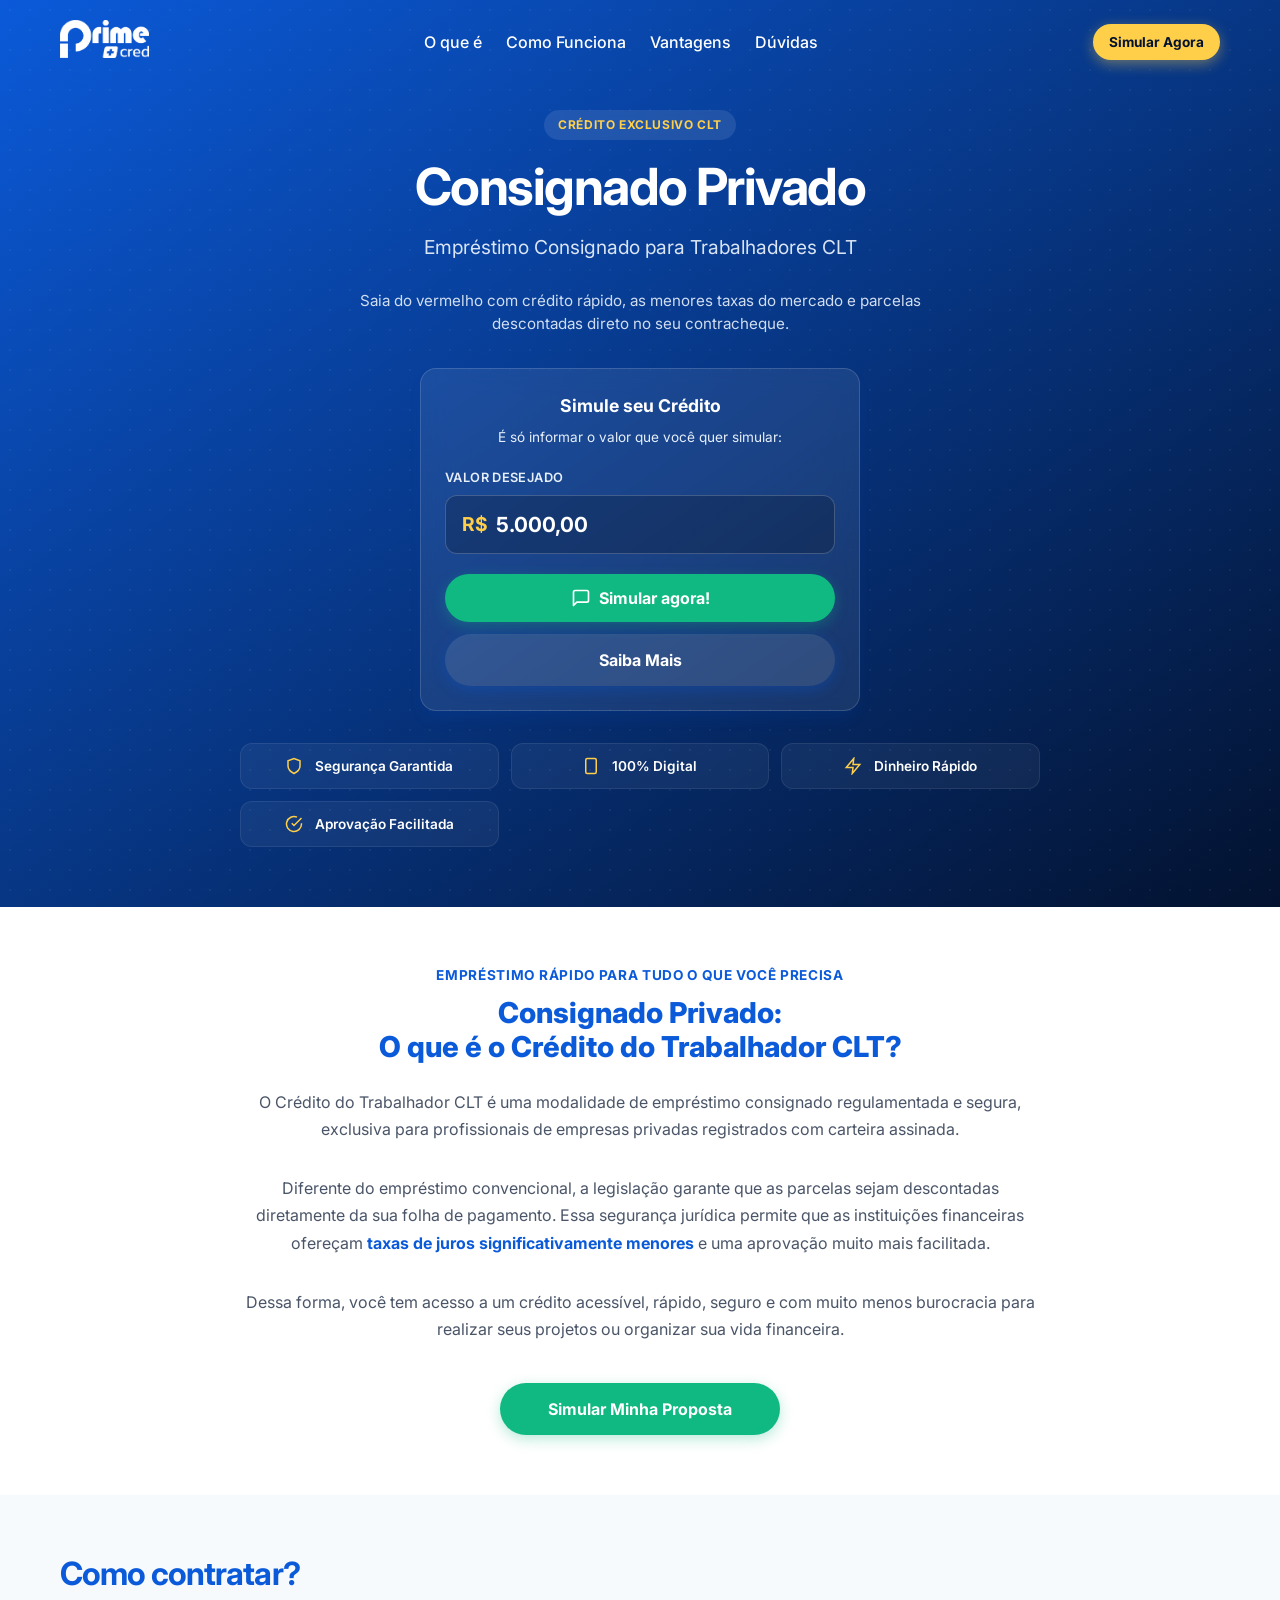
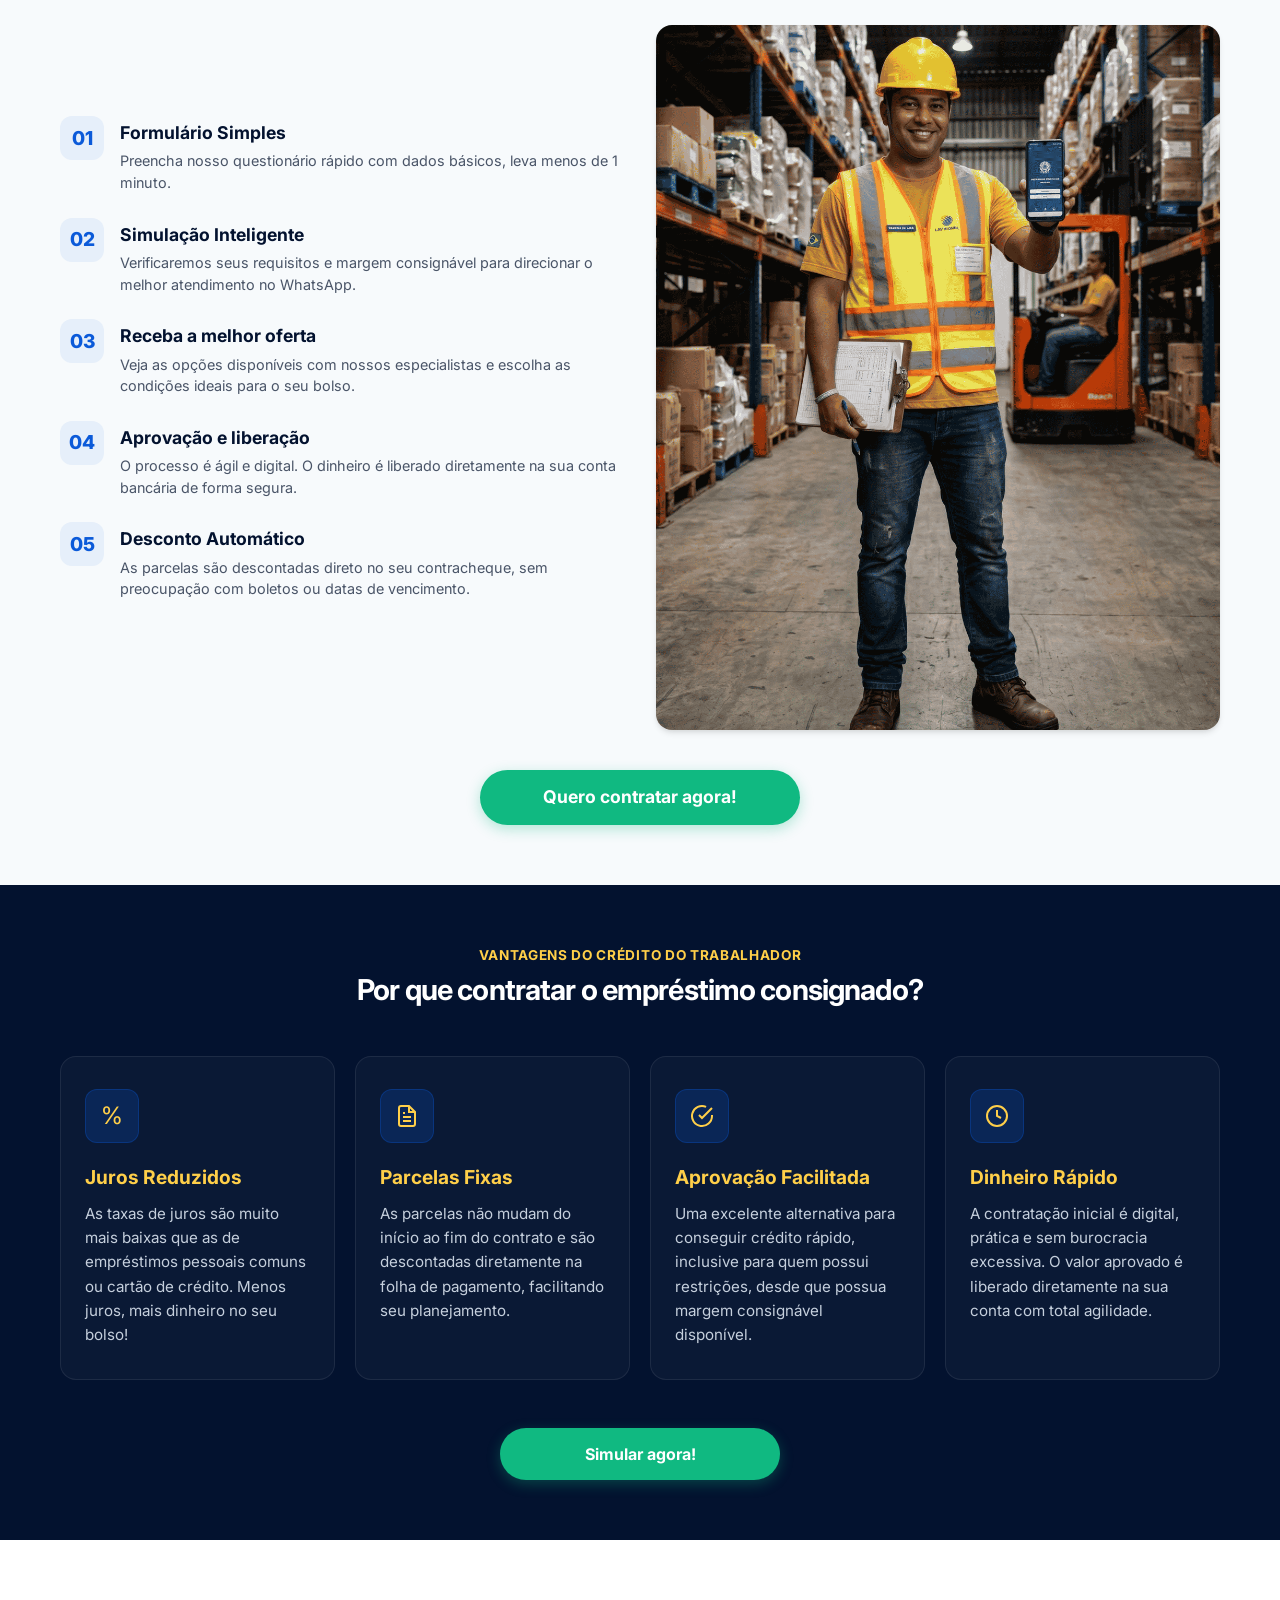
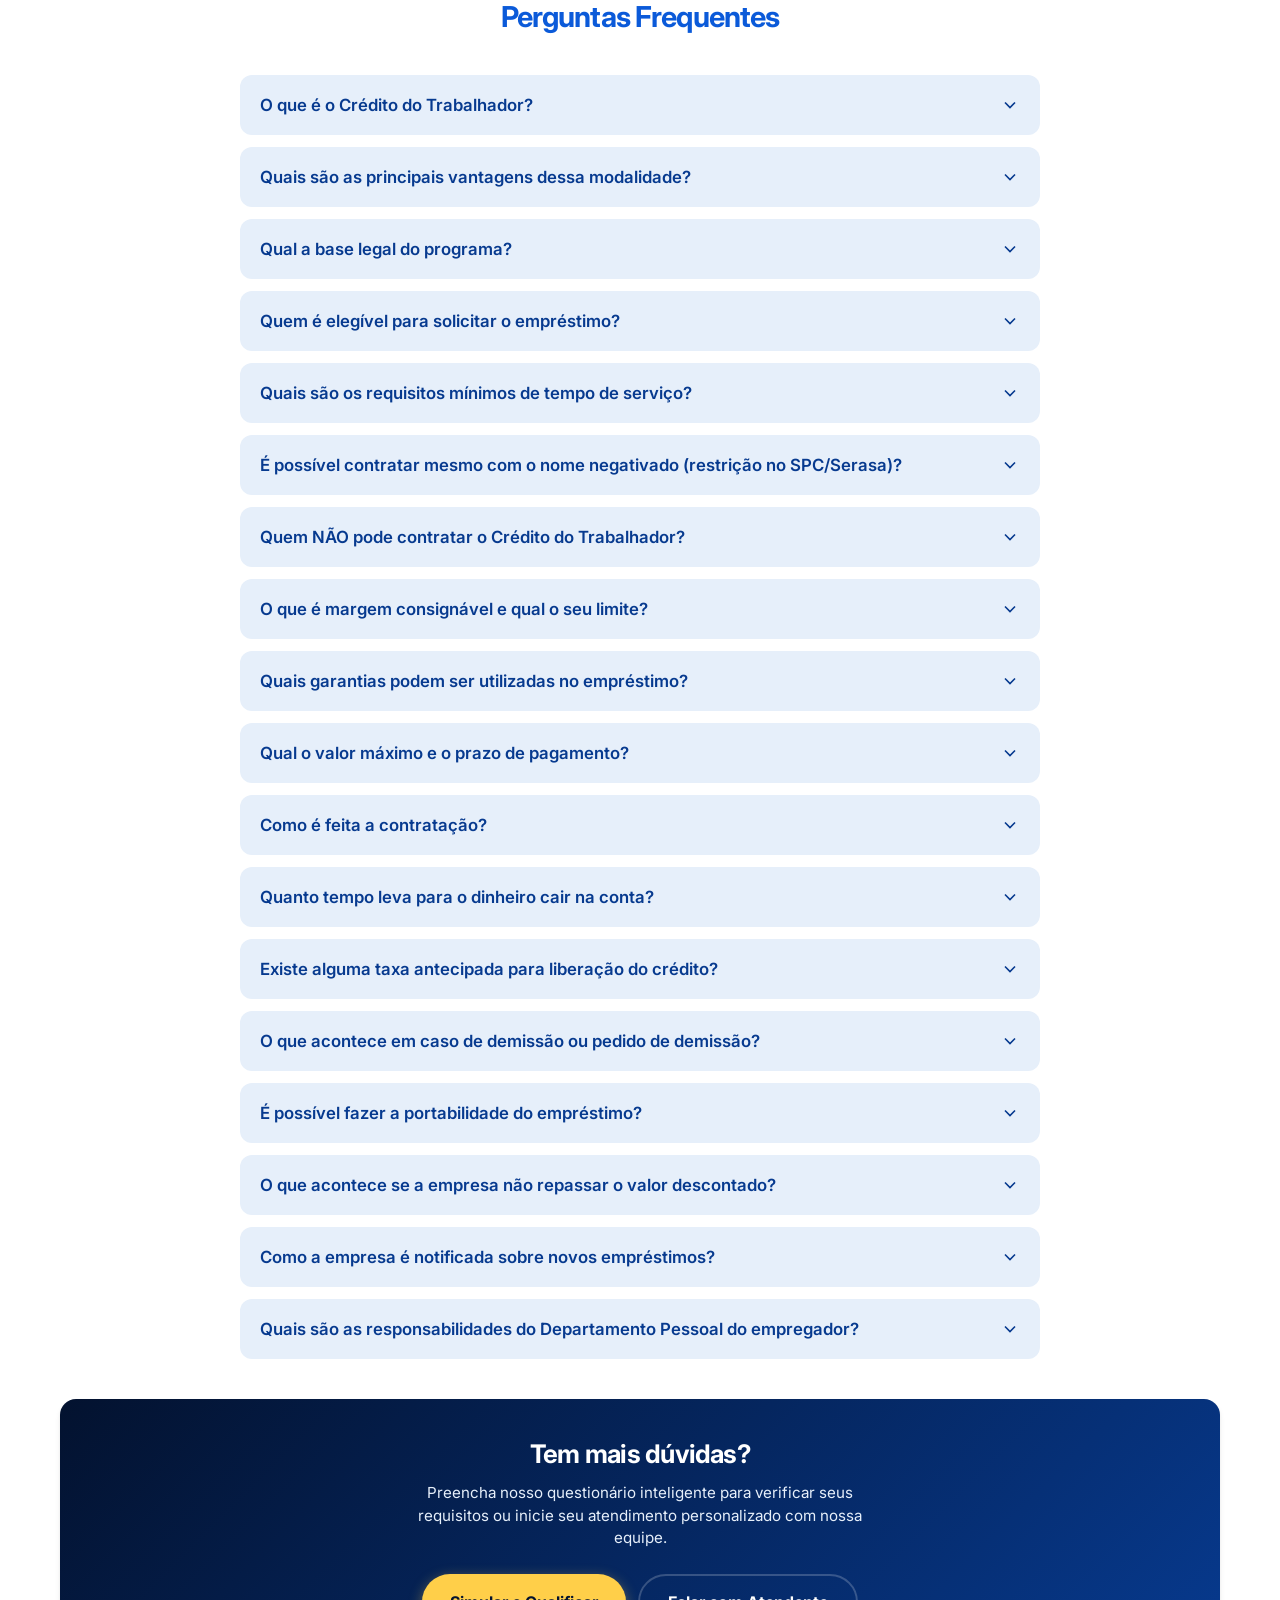
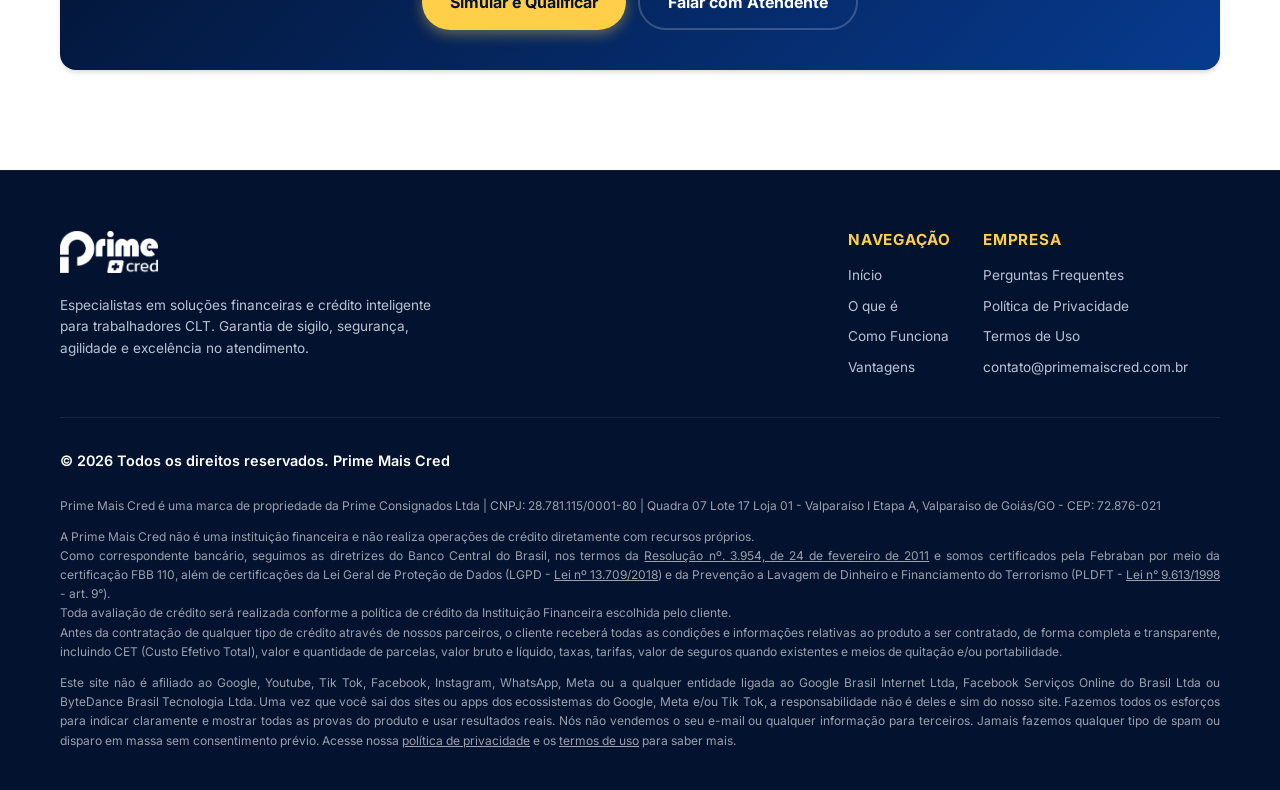
<file: index.html>
<!DOCTYPE html>
<html lang="pt-BR">
<head>
  <meta charset="UTF-8">
  <meta name="viewport" content="width=device-width, initial-scale=1.0">
  <title>Prime Mais Cred - Empréstimo Consignado Privado para Trabalhadores CLT</title>
  <meta name="description" content="Simule seu Empréstimo Consignado Privado na Prime Mais Cred. Exclusivo para trabalhadores CLT com desconto em folha, as menores taxas e liberação rápida.">
  
  <!-- Favicon / Ícone -->
  <link rel="icon" href="logo-prime-cred-oficial-sem-fundo.webp" type="image/webp">
  
  <!-- Folha de Estilos -->
  <link rel="stylesheet" href="css/style.css">
</head>
<body>

  <!-- Header -->
  <header class="header" id="header">
    <div class="container">
      <a href="index.html" class="logo-link" aria-label="Página Inicial Prime Mais Cred">
        <img src="logo-prime-cred-letra-branca-sem-fundo.webp" alt="Logo Prime Mais Cred" class="logo-img">
      </a>
      <nav class="header-nav">
        <a href="#sobre">O que é</a>
        <a href="#como-contratar">Como Funciona</a>
        <a href="#vantagens">Vantagens</a>
        <a href="#faq">Dúvidas</a>
      </nav>
      <div>
        <a href="questionario.html" class="btn btn-secondary" style="padding: 8px 16px; font-size: 0.85rem;">Simular Agora</a>
      </div>
    </div>
  </header>

  <!-- Hero Section -->
  <section class="hero">
    <div class="container">
      <div class="hero-content">
        <span class="tag-badge">Crédito Exclusivo CLT</span>
        <h1>Consignado Privado</h1>
        <p>Empréstimo Consignado para Trabalhadores CLT</p>
        
        <div style="max-width: 600px; margin: 0 auto 32px auto; font-size: 0.95rem; color: var(--color-primary-light); opacity: 0.9;">
          Saia do vermelho com crédito rápido, as menores taxas do mercado e parcelas descontadas direto no seu contracheque.
        </div>

        <!-- Card de Simulação da Hero -->
        <div class="hero-simulation-card" id="hero-simulation-card">
          <div class="simulation-title">Simule seu Crédito</div>
          <div class="simulation-subtitle">É só informar o valor que você quer simular:</div>
          
          <div class="input-group">
            <label for="hero-simulation-value" class="input-label">Valor Desejado</label>
            <div class="input-wrapper">
              <span class="input-prefix">R$</span>
              <input type="text" id="hero-simulation-value" class="input-field" placeholder="5.000,00" value="5.000,00">
            </div>
          </div>

          <div style="display: flex; flex-direction: column; gap: 12px;">
            <button type="button" id="btn-hero-simulate" class="btn btn-success">
              <svg width="20" height="20" viewBox="0 0 24 24" fill="none" stroke="currentColor" stroke-width="2" stroke-linecap="round" stroke-linejoin="round"><path d="M21 15a2 2 0 0 1-2 2H7l-4 4V5a2 2 0 0 1 2-2h14a2 2 0 0 1 2 2z"></path></svg>
              Simular agora!
            </button>
            <a href="#sobre" class="btn btn-primary" style="background-color: rgba(255,255,255,0.1); color: var(--color-white);">Saiba Mais</a>
          </div>
        </div>

        <!-- Mini Badges de Confiança -->
        <div class="hero-badges-grid">
          <div class="hero-badge">
            <svg width="18" height="18" viewBox="0 0 24 24" fill="none" stroke="currentColor" stroke-width="2"><path d="M12 22s8-4 8-10V5l-8-3-8 3v7c0 6 8 10 8 10z"></path></svg>
            <span>Segurança Garantida</span>
          </div>
          <div class="hero-badge">
            <svg width="18" height="18" viewBox="0 0 24 24" fill="none" stroke="currentColor" stroke-width="2"><rect x="5" y="2" width="14" height="20" rx="2" ry="2"></rect><line x1="12" y1="18" x2="12.01" y2="18"></line></svg>
            <span>100% Digital</span>
          </div>
          <div class="hero-badge">
            <svg width="18" height="18" viewBox="0 0 24 24" fill="none" stroke="currentColor" stroke-width="2"><polygon points="13 2 3 14 12 14 11 22 21 10 12 10 13 2"></polygon></svg>
            <span>Dinheiro Rápido</span>
          </div>
          <div class="hero-badge">
            <svg width="18" height="18" viewBox="0 0 24 24" fill="none" stroke="currentColor" stroke-width="2"><path d="M22 11.08V12a10 10 0 1 1-5.93-9.14"></path><polyline points="22 4 12 14.01 9 11.01"></polyline></svg>
            <span>Aprovação Facilitada</span>
          </div>
        </div>

      </div>
    </div>
  </section>

  <!-- Seção: O que é o Crédito -->
  <section class="section" id="sobre">
    <div class="container">
      <h2 class="section-title" style="font-size: 0.85rem; text-transform: uppercase; letter-spacing: 0.05em; color: var(--color-primary);">Empréstimo rápido para tudo o que você precisa</h2>
      <div style="font-size: 1.8rem; font-weight: 800; text-align: center; color: var(--color-primary); margin-bottom: 24px; line-height: 1.2;">
        Consignado Privado:<br>O que é o Crédito do Trabalhador CLT?
      </div>
      
      <p class="about-text">
        O Crédito do Trabalhador CLT é uma modalidade de empréstimo consignado regulamentada e segura, exclusiva para profissionais de empresas privadas registrados com carteira assinada.
      </p>
      <p class="about-text">
        Diferente do empréstimo convencional, a legislação garante que as parcelas sejam descontadas diretamente da sua folha de pagamento. Essa segurança jurídica permite que as instituições financeiras ofereçam <strong>taxas de juros significativamente menores</strong> e uma aprovação muito mais facilitada.
      </p>
      <p class="about-text" style="margin-bottom: 40px;">
        Dessa forma, você tem acesso a um crédito acessível, rápido, seguro e com muito menos burocracia para realizar seus projetos ou organizar sua vida financeira.
      </p>

      <div style="text-align: center;">
        <a href="questionario.html" class="btn btn-success" style="max-width: 280px;">Simular Minha Proposta</a>
      </div>
    </div>
  </section>

  <!-- Seção: Como Contratar -->
  <section class="section" id="como-contratar" style="background-color: var(--color-gray-light);">
    <div class="container">
      <h2 class="section-title" style="text-align: left; color: var(--color-primary); font-size: 2rem; margin-bottom: 32px;">Como contratar?</h2>
      
      <div class="steps-container">
        <div class="steps-grid">
          
          <div class="step-item">
            <div class="step-number">01</div>
            <div class="step-content">
              <div class="step-title">Formulário Simples</div>
              <div class="step-desc">Preencha nosso questionário rápido com dados básicos, leva menos de 1 minuto.</div>
            </div>
          </div>

          <div class="step-item">
            <div class="step-number">02</div>
            <div class="step-content">
              <div class="step-title">Simulação Inteligente</div>
              <div class="step-desc">Verificaremos seus requisitos e margem consignável para direcionar o melhor atendimento no WhatsApp.</div>
            </div>
          </div>

          <div class="step-item">
            <div class="step-number">03</div>
            <div class="step-content">
              <div class="step-title">Receba a melhor oferta</div>
              <div class="step-desc">Veja as opções disponíveis com nossos especialistas e escolha as condições ideais para o seu bolso.</div>
            </div>
          </div>

          <div class="step-item">
            <div class="step-number">04</div>
            <div class="step-content">
              <div class="step-title">Aprovação e liberação</div>
              <div class="step-desc">O processo é ágil e digital. O dinheiro é liberado diretamente na sua conta bancária de forma segura.</div>
            </div>
          </div>

          <div class="step-item">
            <div class="step-number">05</div>
            <div class="step-content">
              <div class="step-title">Desconto Automático</div>
              <div class="step-desc">As parcelas são descontadas direto no seu contracheque, sem preocupação com boletos ou datas de vencimento.</div>
            </div>
          </div>

        </div>

        <div class="steps-img-wrapper">
          <!-- Imagem de apoio do Trabalhador CLT -->
          <img src="trabalhador-clt.webp" alt="Trabalhador CLT com carteira assinada" class="steps-img">
        </div>
      </div>

      <div style="text-align: center; margin-top: 40px;">
        <a href="questionario.html" class="btn btn-success" style="max-width: 320px; font-size: 1.1rem;">Quero contratar agora!</a>
      </div>
    </div>
  </section>

  <!-- Seção: Vantagens -->
  <section class="section bg-dark-section" id="vantagens">
    <div class="container">
      <div style="text-align: center; color: var(--color-secondary); font-size: 0.85rem; font-weight: 700; text-transform: uppercase; letter-spacing: 0.05em; margin-bottom: 8px;">
        Vantagens do Crédito do Trabalhador
      </div>
      <h2 class="section-title" style="margin-bottom: 48px;">Por que contratar o empréstimo consignado?</h2>
      
      <div class="benefits-grid">
        
        <div class="benefit-card">
          <div class="benefit-icon">%</div>
          <div class="benefit-title">Juros Reduzidos</div>
          <div class="benefit-desc">As taxas de juros são muito mais baixas que as de empréstimos pessoais comuns ou cartão de crédito. Menos juros, mais dinheiro no seu bolso!</div>
        </div>

        <div class="benefit-card">
          <div class="benefit-icon">
            <svg width="24" height="24" viewBox="0 0 24 24" fill="none" stroke="currentColor" stroke-width="2"><path d="M14 2H6a2 2 0 0 0-2 2v16a2 2 0 0 0 2 2h12a2 2 0 0 0 2-2V8z"></path><polyline points="14 2 14 8 20 8"></polyline><line x1="16" y1="13" x2="8" y2="13"></line><line x1="16" y1="17" x2="8" y2="17"></line><polyline points="10 9 9 9 8 9"></polyline></svg>
          </div>
          <div class="benefit-title">Parcelas Fixas</div>
          <div class="benefit-desc">As parcelas não mudam do início ao fim do contrato e são descontadas diretamente na folha de pagamento, facilitando seu planejamento.</div>
        </div>

        <div class="benefit-card">
          <div class="benefit-icon">
            <svg width="24" height="24" viewBox="0 0 24 24" fill="none" stroke="currentColor" stroke-width="2"><path d="M22 11.08V12a10 10 0 1 1-5.93-9.14"></path><polyline points="22 4 12 14.01 9 11.01"></polyline></svg>
          </div>
          <div class="benefit-title">Aprovação Facilitada</div>
          <div class="benefit-desc">Uma excelente alternativa para conseguir crédito rápido, inclusive para quem possui restrições, desde que possua margem consignável disponível.</div>
        </div>

        <div class="benefit-card">
          <div class="benefit-icon">
            <svg width="24" height="24" viewBox="0 0 24 24" fill="none" stroke="currentColor" stroke-width="2"><circle cx="12" cy="12" r="10"></circle><polyline points="12 6 12 12 16 14"></polyline></svg>
          </div>
          <div class="benefit-title">Dinheiro Rápido</div>
          <div class="benefit-desc">A contratação inicial é digital, prática e sem burocracia excessiva. O valor aprovado é liberado diretamente na sua conta com total agilidade.</div>
        </div>

      </div>

      <div style="text-align: center; margin-top: 48px;">
        <a href="questionario.html" class="btn btn-success" style="max-width: 280px;">Simular agora!</a>
      </div>
    </div>
  </section>

  <!-- Seção: FAQ (Perguntas Frequentes) -->
  <section class="section" id="faq">
    <div class="container">
      <h2 class="section-title" style="color: var(--color-primary); margin-bottom: 40px;">Perguntas Frequentes</h2>
      
      <div class="faq-container" id="faq-accordion">
        
        <div class="faq-item">
          <button type="button" class="faq-question" aria-expanded="false">
            <span>O que é o Crédito do Trabalhador?</span>
            <svg viewBox="0 0 24 24" fill="none" stroke="currentColor" stroke-width="2"><polyline points="6 9 12 15 18 9"></polyline></svg>
          </button>
          <div class="faq-answer">
            <p>É uma modalidade de empréstimo consignado destinada a trabalhadores do setor privado com carteira assinada (CLT) e outras categorias. O diferencial deste programa é o desconto automático das parcelas diretamente na folha de pagamento, com a gestão sendo feita por plataformas digitais públicas (Dataprev, Carteira de Trabalho Digital e eSocial), sem depender de acordos prévios entre o empregador e a instituição financeira.</p>
          </div>
        </div>

        <div class="faq-item">
          <button type="button" class="faq-question" aria-expanded="false">
            <span>Quais são as principais vantagens dessa modalidade?</span>
            <svg viewBox="0 0 24 24" fill="none" stroke="currentColor" stroke-width="2"><polyline points="6 9 12 15 18 9"></polyline></svg>
          </button>
          <div class="faq-answer">
            <ul>
              <li><strong>Taxas de juros reduzidas:</strong> Menores que as do crédito pessoal comum, variando geralmente na média de 1.99% a 4.99% ao mês.</li>
              <li><strong>Contratação 100% digital:</strong> Realizada via aplicativo, sem burocracia excessiva.</li>
              <li><strong>Parcelas fixas:</strong> O valor das prestações permanece o mesmo do início ao fim do contrato.</li>
              <li><strong>Conveniência:</strong> O pagamento é automático por meio do desconto direto no salário do trabalhador.</li>
            </ul>
          </div>
        </div>

        <div class="faq-item">
          <button type="button" class="faq-question" aria-expanded="false">
            <span>Qual a base legal do programa?</span>
            <svg viewBox="0 0 24 24" fill="none" stroke="currentColor" stroke-width="2"><polyline points="6 9 12 15 18 9"></polyline></svg>
          </button>
          <div class="faq-answer">
            <p>O Crédito do Trabalhador é regulamentado pela Lei nº 15.179/2025 (originada da MP 1.292/2025) e pelas Portarias do Ministério do Trabalho e Emprego (MTE) nº 433, 434 e 435 de 2025.</p>
          </div>
        </div>

        <div class="faq-item">
          <button type="button" class="faq-question" aria-expanded="false">
            <span>Quem é elegível para solicitar o empréstimo?</span>
            <svg viewBox="0 0 24 24" fill="none" stroke="currentColor" stroke-width="2"><polyline points="6 9 12 15 18 9"></polyline></svg>
          </button>
          <div class="faq-answer">
            <p>Podem contratar o crédito os trabalhadores com contrato de trabalho ativo registrados no eSocial, incluindo:</p>
            <ul>
              <li>Empregados do setor privado (Regime CLT) urbanos e rurais.</li>
              <li>Empregados domésticos.</li>
              <li>Microempreendedores Individuais (MEIs) que possuam funcionários.</li>
              <li>Trabalhadores de aplicativos de transporte e entrega (motoristas e entregadores).</li>
              <li>Diretores não empregados com vínculo ao FGTS.</li>
            </ul>
          </div>
        </div>

        <div class="faq-item">
          <button type="button" class="faq-question" aria-expanded="false">
            <span>Quais são os requisitos mínimos de tempo de serviço?</span>
            <svg viewBox="0 0 24 24" fill="none" stroke="currentColor" stroke-width="2"><polyline points="6 9 12 15 18 9"></polyline></svg>
          </button>
          <div class="faq-answer">
            <p>Embora varie conforme a instituição financeira, os critérios comuns são:</p>
            <ul>
              <li>Vínculo ativo de, no mínimo, 3 meses no emprego atual.</li>
              <li>Empresa empregadora ativa há mais de 24 meses.</li>
            </ul>
          </div>
        </div>

        <div class="faq-item">
          <button type="button" class="faq-question" aria-expanded="false">
            <span>É possível contratar mesmo com o nome negativado (restrição no SPC/Serasa)?</span>
            <svg viewBox="0 0 24 24" fill="none" stroke="currentColor" stroke-width="2"><polyline points="6 9 12 15 18 9"></polyline></svg>
          </button>
          <div class="faq-answer">
            <p>Sim. Na maioria dos casos, o acesso é facilitado mesmo para quem não possui score alto ou está negativado, pois a garantia do pagamento reside no desconto direto em folha e no uso de saldos do FGTS como garantia.</p>
          </div>
        </div>

        <div class="faq-item">
          <button type="button" class="faq-question" aria-expanded="false">
            <span>Quem NÃO pode contratar o Crédito do Trabalhador?</span>
            <svg viewBox="0 0 24 24" fill="none" stroke="currentColor" stroke-width="2"><polyline points="6 9 12 15 18 9"></polyline></svg>
          </button>
          <div class="faq-answer">
            <p>O produto não está disponível para:</p>
            <ul>
              <li>Trabalhadores em período de experiência.</li>
              <li>Funcionários cumprindo aviso prévio.</li>
              <li>Trabalhadores em licença médica, maternidade ou paternidade.</li>
              <li>Autônomos informais (sem vínculo via aplicativo ou CLT) e empreendedores sem funcionários.</li>
            </ul>
          </div>
        </div>

        <div class="faq-item">
          <button type="button" class="faq-question" aria-expanded="false">
            <span>O que é margem consignável e qual o seu limite?</span>
            <svg viewBox="0 0 24 24" fill="none" stroke="currentColor" stroke-width="2"><polyline points="6 9 12 15 18 9"></polyline></svg>
          </button>
          <div class="faq-answer">
            <p>A margem consignável é o valor máximo do salário que pode ser comprometido mensalmente para pagar as parcelas.</p>
            <ul>
              <li>Para trabalhadores CLT e domésticos: O limite é de 35% da renda líquida mensal.</li>
              <li>Para trabalhadores de aplicativos: O limite é de 30% do montante repassado pelas plataformas.</li>
            </ul>
          </div>
        </div>

        <div class="faq-item">
          <button type="button" class="faq-question" aria-expanded="false">
            <span>Quais garantias podem ser utilizadas no empréstimo?</span>
            <svg viewBox="0 0 24 24" fill="none" stroke="currentColor" stroke-width="2"><polyline points="6 9 12 15 18 9"></polyline></svg>
          </button>
          <div class="faq-answer">
            <p>O trabalhador pode oferecer como garantia:</p>
            <ul>
              <li>Até 10% do saldo disponível na conta vinculada do FGTS.</li>
              <li>Até 100% do valor da multa rescisória (os 40% devidos em caso de demissão sem justa causa).</li>
            </ul>
          </div>
        </div>

        <div class="faq-item">
          <button type="button" class="faq-question" aria-expanded="false">
            <span>Qual o valor máximo e o prazo de pagamento?</span>
            <svg viewBox="0 0 24 24" fill="none" stroke="currentColor" stroke-width="2"><polyline points="6 9 12 15 18 9"></polyline></svg>
          </button>
          <div class="faq-answer">
            <p>O valor máximo depende da margem disponível e da análise de crédito. O prazo de pagamento é flexível, podendo chegar a 36 meses, dependendo das condições da instituição financeira e do empregador.</p>
          </div>
        </div>

        <div class="faq-item">
          <button type="button" class="faq-question" aria-expanded="false">
            <span>Como é feita a contratação?</span>
            <svg viewBox="0 0 24 24" fill="none" stroke="currentColor" stroke-width="2"><polyline points="6 9 12 15 18 9"></polyline></svg>
          </button>
          <div class="faq-answer">
            <p>O processo é realizado de forma 100% digital, com total segurança e privacidade. O processo pode variar dependendo da instituição financeira, mas no geral, é realizada a confirmação e autorização de consulta de dados, depois da coleta de dados é feito uma simulação, assim que aprovada a proposta apresentada, é realizada a digitação no sistema da instituição financeira. É fornecido um link de formalização. Após finalizada a formalização e a averbação da instituição financeira, o crédito é realizado na conta corrente cadastrada.</p>
          </div>
        </div>

        <div class="faq-item">
          <button type="button" class="faq-question" aria-expanded="false">
            <span>Quanto tempo leva para o dinheiro cair na conta?</span>
            <svg viewBox="0 0 24 24" fill="none" stroke="currentColor" stroke-width="2"><polyline points="6 9 12 15 18 9"></polyline></svg>
          </button>
          <div class="faq-answer">
            <p>Após a aprovação e averbação do contrato pela Dataprev, o valor costuma ser liberado rapidamente, variando de 1 hora até 24 horas.</p>
          </div>
        </div>

        <div class="faq-item">
          <button type="button" class="faq-question" aria-expanded="false">
            <span>Existe alguma taxa antecipada para liberação do crédito?</span>
            <svg viewBox="0 0 24 24" fill="none" stroke="currentColor" stroke-width="2"><polyline points="6 9 12 15 18 9"></polyline></svg>
          </button>
          <div class="faq-answer">
            <p>Não. Nenhuma instituição financeira autorizada cobra taxas, seguros ou depósitos antecipados para liberar o crédito consignado. Qualquer pedidos de pagamentos prévios ou repasses posteriores a liberação do crédito são proibidos e indícios claros de fraude.</p>
          </div>
        </div>

        <div class="faq-item">
          <button type="button" class="faq-question" aria-expanded="false">
            <span>O que acontece em caso de demissão ou pedido de demissão?</span>
            <svg viewBox="0 0 24 24" fill="none" stroke="currentColor" stroke-width="2"><polyline points="6 9 12 15 18 9"></polyline></svg>
          </button>
          <div class="faq-answer">
            <p>A dívida não é extinta com o desligamento. Ocorrem as seguintes ações:</p>
            <ul>
              <li><strong>Desconto nas verbas rescisórias:</strong> A empresa pode descontar o valor devido diretamente do que o trabalhador tem a receber na rescisão, respeitando os limites legais.</li>
              <li><strong>Garantias do FGTS:</strong> O banco pode reter os 10% do saldo do FGTS e 100% da multa rescisória empenhados como garantia.</li>
              <li><strong>Saldo remanescente:</strong> Caso ainda reste dívida, o valor é convertido em crédito pessoal, devendo ser pago via boletos ou débito em conta.</li>
              <li><strong>Novo emprego:</strong> Se o trabalhador conseguir um novo vínculo CLT, a dívida pode ser automaticamente transferida para desconto no salário da nova empresa.</li>
            </ul>
          </div>
        </div>

        <div class="faq-item">
          <button type="button" class="faq-question" aria-expanded="false">
            <span>É possível fazer a portabilidade do empréstimo?</span>
            <svg viewBox="0 0 24 24" fill="none" stroke="currentColor" stroke-width="2"><polyline points="6 9 12 15 18 9"></polyline></svg>
          </button>
          <div class="faq-answer">
            <p>Sim. O trabalhador pode migrar seu contrato para outra instituição financeira que ofereça taxas mais baixas ou melhores condições. Fale com nosso atendimento, que realizamos as simulações e buscamos as melhores condições disponíveis.</p>
          </div>
        </div>

        <div class="faq-item">
          <button type="button" class="faq-question" aria-expanded="false">
            <span>O que acontece se a empresa não repassar o valor descontado?</span>
            <svg viewBox="0 0 24 24" fill="none" stroke="currentColor" stroke-width="2"><polyline points="6 9 12 15 18 9"></polyline></svg>
          </button>
          <div class="faq-answer">
            <p>O empregador tem a obrigação legal de repassar os valores retidos sob pena de sanções administrativas, civis e criminais. Caso o desconto ocorra no holerite, mas não apareça como pago no banco, o trabalhador deve contatar o RH da empresa e a instituição financeira.</p>
          </div>
        </div>

        <div class="faq-item">
          <button type="button" class="faq-question" aria-expanded="false">
            <span>Como a empresa é notificada sobre novos empréstimos?</span>
            <svg viewBox="0 0 24 24" fill="none" stroke="currentColor" stroke-width="2"><polyline points="6 9 12 15 18 9"></polyline></svg>
          </button>
          <div class="faq-answer">
            <p>A empresa recebe um aviso eletrônico via Domicílio Eletrônico Trabalhista (DET) entre os dias 21 e 25 de cada mês, informando que houve contratações por parte de seus funcionários.</p>
          </div>
        </div>

        <div class="faq-item">
          <button type="button" class="faq-question" aria-expanded="false">
            <span>Quais são as responsabilidades do Departamento Pessoal do empregador?</span>
            <svg viewBox="0 0 24 24" fill="none" stroke="currentColor" stroke-width="2"><polyline points="6 9 12 15 18 9"></polyline></svg>
          </button>
          <div class="faq-answer">
            <ul>
              <li><strong>Consulta mensal:</strong> Acessar o Portal Emprega Brasil para baixar o "Arquivo de Empréstimos" com os valores atualizados.</li>
              <li><strong>Escrituração:</strong> Lançar o desconto no eSocial utilizando a rubrica específica (9253 - Empréstimos eConsignados).</li>
              <li><strong>Recolhimento:</strong> Gerar a guia via FGTS Digital (ou DAE para domésticos/MEI) e efetuar o pagamento até o dia 20 do mês seguinte.</li>
            </ul>
          </div>
        </div>

      </div>

      <!-- Card de Contato / Suporte -->
      <div class="cta-support">
        <h3>Tem mais dúvidas?</h3>
        <p>Preencha nosso questionário inteligente para verificar seus requisitos ou inicie seu atendimento personalizado com nossa equipe.</p>
        <div class="cta-support-buttons">
          <a href="questionario.html" class="btn btn-secondary">Simular e Qualificar</a>
          <a href="questionario.html" class="btn btn-outline">Falar com Atendente</a>
        </div>
      </div>

    </div>
  </section>

  <!-- Footer -->
  <footer class="footer">
    <div class="container">
      
      <div class="footer-top">
        <div class="footer-info">
          <img src="logo-prime-cred-letra-branca-sem-fundo.webp" alt="Logo Prime Mais Cred" class="footer-logo">
          <p>Especialistas em soluções financeiras e crédito inteligente para trabalhadores CLT. Garantia de sigilo, segurança, agilidade e excelência no atendimento.</p>
        </div>

        <div class="footer-columns">
          <div class="footer-col">
            <h4>Navegação</h4>
            <ul>
              <li><a href="#header">Início</a></li>
              <li><a href="#sobre">O que é</a></li>
              <li><a href="#como-contratar">Como Funciona</a></li>
              <li><a href="#vantagens">Vantagens</a></li>
            </ul>
          </div>

          <div class="footer-col">
            <h4>Empresa</h4>
            <ul>
              <li><a href="#faq">Perguntas Frequentes</a></li>
              <li><a href="politica-privacidade.html">Política de Privacidade</a></li>
              <li><a href="termos-uso.html">Termos de Uso</a></li>
              <li><span>contato@primemaiscred.com.br</span></li>
            </ul>
          </div>
        </div>
      </div>

      <div class="footer-bottom">
        <div style="font-size: 0.9rem; color: var(--color-white); font-weight: 600;">
          © 2026 Todos os direitos reservados. Prime Mais Cred
        </div>
        
        <div class="legal-disclaimers">
          <p>
            Prime Mais Cred é uma marca de propriedade da Prime Consignados Ltda | CNPJ: 28.781.115/0001-80 | Quadra 07 Lote 17 Loja 01 - Valparaíso I Etapa A, Valparaiso de Goiás/GO - CEP: 72.876-021
          </p>
          <p>
            A Prime Mais Cred não é uma instituição financeira e não realiza operações de crédito diretamente com recursos próprios.<br>
            Como correspondente bancário, seguimos as diretrizes do Banco Central do Brasil, nos termos da <a href="https://www.bcb.gov.br/pre/normativos/res/2011/pdf/res_3954_v7_l.pdf" target="_blank" rel="noopener noreferrer" style="color: inherit; text-decoration: underline;">Resolução nº. 3.954, de 24 de fevereiro de 2011</a> e somos certificados pela Febraban por meio da certificação FBB 110, além de certificações da Lei Geral de Proteção de Dados (LGPD - <a href="https://www.planalto.gov.br/ccivil_03/_ato2015-2018/2018/lei/l13709.htm" target="_blank" rel="noopener noreferrer" style="color: inherit; text-decoration: underline;">Lei nº 13.709/2018</a>) e da Prevenção a Lavagem de Dinheiro e Financiamento do Terrorismo (PLDFT - <a href="https://www.planalto.gov.br/ccivil_03/leis/l9613.htm" target="_blank" rel="noopener noreferrer" style="color: inherit; text-decoration: underline;">Lei n° 9.613/1998</a> - art. 9°).<br>
            Toda avaliação de crédito será realizada conforme a política de crédito da Instituição Financeira escolhida pelo cliente.<br>
            Antes da contratação de qualquer tipo de crédito através de nossos parceiros, o cliente receberá todas as condições e informações relativas ao produto a ser contratado, de forma completa e transparente, incluindo CET (Custo Efetivo Total), valor e quantidade de parcelas, valor bruto e líquido, taxas, tarifas, valor de seguros quando existentes e meios de quitação e/ou portabilidade.
          </p>
          <p>
            Este site não é afiliado ao Google, Youtube, Tik Tok, Facebook, Instagram, WhatsApp, Meta ou a qualquer entidade ligada ao Google Brasil Internet Ltda, Facebook Serviços Online do Brasil Ltda ou ByteDance Brasil Tecnologia Ltda. Uma vez que você sai dos sites ou apps dos ecossistemas do Google, Meta e/ou Tik Tok, a responsabilidade não é deles e sim do nosso site. Fazemos todos os esforços para indicar claramente e mostrar todas as provas do produto e usar resultados reais. Nós não vendemos o seu e-mail ou qualquer informação para terceiros. Jamais fazemos qualquer tipo de spam ou disparo em massa sem consentimento prévio. Acesse nossa <a href="politica-privacidade.html" style="color: inherit; text-decoration: underline;">política de privacidade</a> e os <a href="termos-uso.html" style="color: inherit; text-decoration: underline;">termos de uso</a> para saber mais.
          </p>
        </div>
      </div>

    </div>
  </footer>

  <!-- Script para capturar o clique no botão de simulação da Hero e repassar o valor -->
  <script>
    document.addEventListener('DOMContentLoaded', () => {
      const btnSimulate = document.getElementById('btn-hero-simulate');
      const inputVal = document.getElementById('hero-simulation-value');
      
      if (btnSimulate && inputVal) {
        btnSimulate.addEventListener('click', () => {
          let val = inputVal.value.trim();
          if (!val) val = "5.000,00";
          // Redireciona repassando o valor na URL
          window.location.href = `questionario.html?valor=${encodeURIComponent(val)}`;
        });

        // Permitir submeter com Enter no input
        inputVal.addEventListener('keyup', (e) => {
          if (e.key === 'Enter') {
            btnSimulate.click();
          }
        });
      }
    });
  </script>

  <!-- Script Principal da Página -->
  <script src="js/main.js"></script>
</body>
</html>
</file>
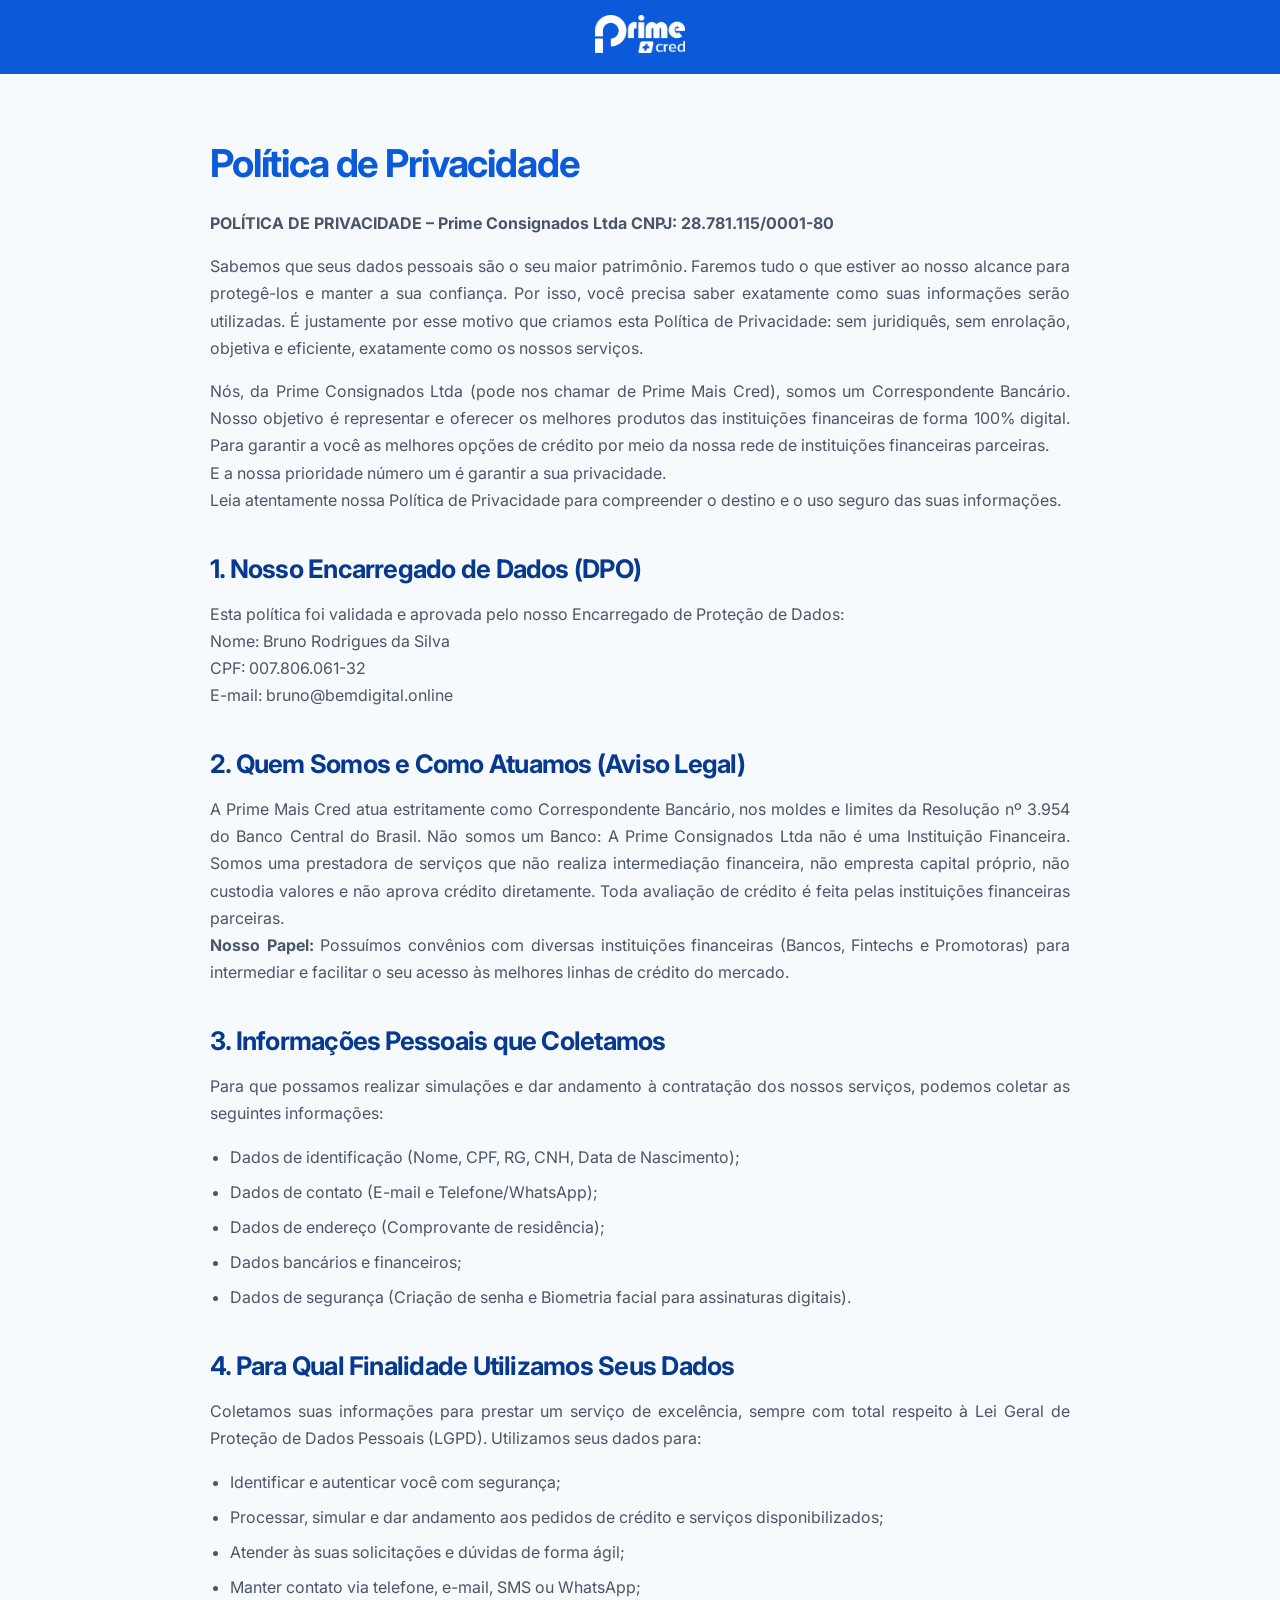
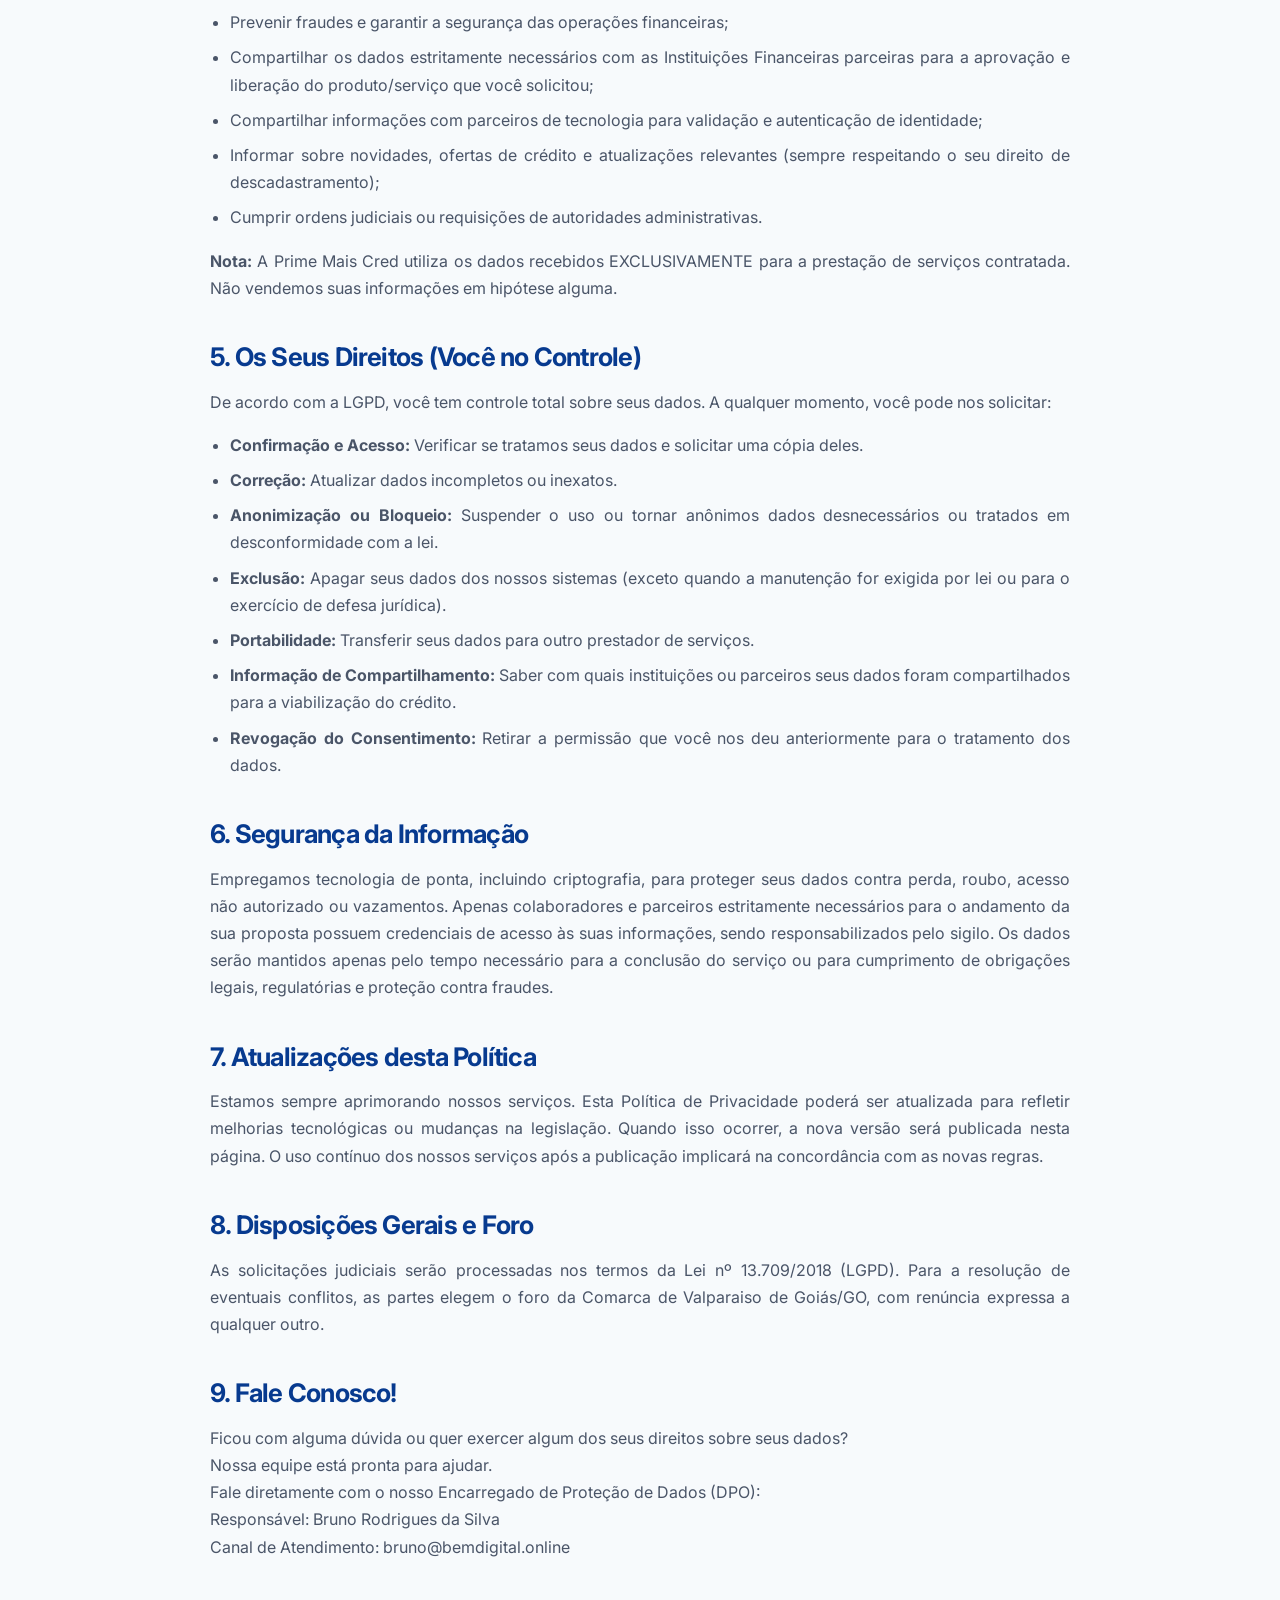
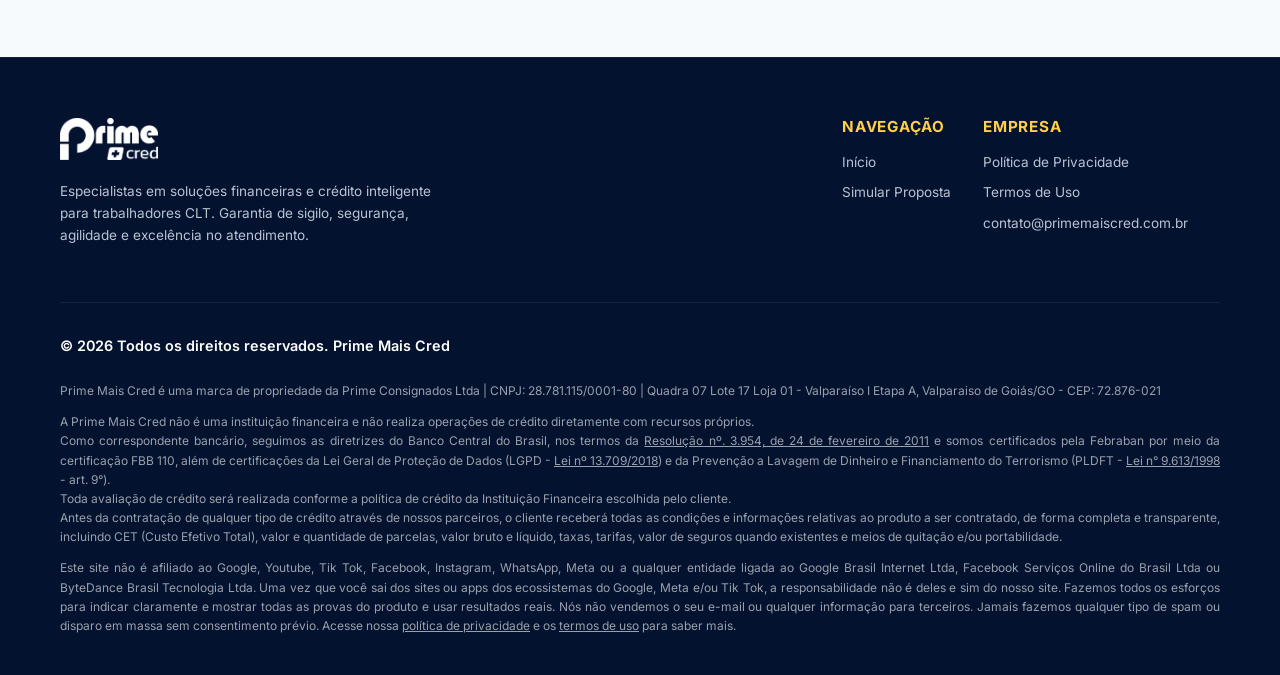
<file: politica-privacidade.html>
<!DOCTYPE html>
<html lang="pt-BR">
<head>
  <meta charset="UTF-8">
  <meta name="viewport" content="width=device-width, initial-scale=1.0">
  <title>Política de Privacidade - Prime Mais Cred</title>
  <meta name="description" content="Política de Privacidade e Proteção de Dados da Prime Mais Cred.">
  
  <!-- Favicon / Ícone -->
  <link rel="icon" href="logo-prime-cred-oficial-sem-fundo.webp" type="image/webp">
  
  <!-- Folha de Estilos -->
  <link rel="stylesheet" href="css/style.css">
  
  <style>
    .legal-page-content {
      padding: 140px 20px 80px 20px;
      max-width: 900px;
      margin: 0 auto;
      color: var(--color-dark);
      line-height: 1.7;
      text-align: justify;
    }
    .legal-page-content h1 {
      font-size: 2.4rem;
      margin-bottom: 24px;
      color: var(--color-primary);
    }
    .legal-page-content h2 {
      font-size: 1.6rem;
      margin-top: 40px;
      margin-bottom: 16px;
      color: var(--color-primary-dark);
    }
    .legal-page-content p {
      margin-bottom: 16px;
      color: var(--color-gray-dark);
    }
    .legal-page-content ul {
      margin-bottom: 16px;
      padding-left: 20px;
      list-style: disc;
      color: var(--color-gray-dark);
    }
    .legal-page-content li {
      margin-bottom: 8px;
    }
  </style>
</head>
<body style="background-color: var(--color-gray-light);">

  <!-- Header Simplificado -->
  <header class="header" id="header" style="background-color: var(--color-primary); padding: 15px 0;">
    <div class="container" style="display: flex; justify-content: center;">
      <a href="index.html" class="logo-link" aria-label="Página Inicial Prime Mais Cred">
        <img src="logo-prime-cred-letra-branca-sem-fundo.webp" alt="Logo Prime Mais Cred" class="logo-img" style="height: 38px;">
      </a>
    </div>
  </header>

  <!-- Conteúdo Principal -->
  <main class="legal-page-content" id="content-container">
    <h1>Política de Privacidade</h1>
    
    <div id="texto-legal">
      <p><strong>POLÍTICA DE PRIVACIDADE – Prime Consignados Ltda CNPJ: 28.781.115/0001-80</strong></p>
      
      <p>Sabemos que seus dados pessoais são o seu maior patrimônio. Faremos tudo o que estiver ao nosso alcance para protegê-los e manter a sua confiança. Por isso, você precisa saber exatamente como suas informações serão utilizadas. É justamente por esse motivo que criamos esta Política de Privacidade: sem juridiquês, sem enrolação, objetiva e eficiente, exatamente como os nossos serviços.</p>
      
      <p>Nós, da Prime Consignados Ltda (pode nos chamar de Prime Mais Cred), somos um Correspondente Bancário. Nosso objetivo é representar e oferecer os melhores produtos das instituições financeiras de forma 100% digital. Para garantir a você as melhores opções de crédito por meio da nossa rede de instituições financeiras parceiras.<br>
      E a nossa prioridade número um é garantir a sua privacidade.<br>
      Leia atentamente nossa Política de Privacidade para compreender o destino e o uso seguro das suas informações.</p>
      
      <h2>1. Nosso Encarregado de Dados (DPO)</h2>
      <p>Esta política foi validada e aprovada pelo nosso Encarregado de Proteção de Dados:<br>
      Nome: Bruno Rodrigues da Silva<br>
      CPF: 007.806.061-32<br>
      E-mail: bruno@bemdigital.online</p>
      
      <h2>2. Quem Somos e Como Atuamos (Aviso Legal)</h2>
      <p>A Prime Mais Cred atua estritamente como Correspondente Bancário, nos moldes e limites da Resolução nº 3.954 do Banco Central do Brasil. Não somos um Banco: A Prime Consignados Ltda não é uma Instituição Financeira. Somos uma prestadora de serviços que não realiza intermediação financeira, não empresta capital próprio, não custodia valores e não aprova crédito diretamente. Toda avaliação de crédito é feita pelas instituições financeiras parceiras.<br>
      <strong>Nosso Papel:</strong> Possuímos convênios com diversas instituições financeiras (Bancos, Fintechs e Promotoras) para intermediar e facilitar o seu acesso às melhores linhas de crédito do mercado.</p>
      
      <h2>3. Informações Pessoais que Coletamos</h2>
      <p>Para que possamos realizar simulações e dar andamento à contratação dos nossos serviços, podemos coletar as seguintes informações:</p>
      <ul>
        <li>Dados de identificação (Nome, CPF, RG, CNH, Data de Nascimento);</li>
        <li>Dados de contato (E-mail e Telefone/WhatsApp);</li>
        <li>Dados de endereço (Comprovante de residência);</li>
        <li>Dados bancários e financeiros;</li>
        <li>Dados de segurança (Criação de senha e Biometria facial para assinaturas digitais).</li>
      </ul>
      
      <h2>4. Para Qual Finalidade Utilizamos Seus Dados</h2>
      <p>Coletamos suas informações para prestar um serviço de excelência, sempre com total respeito à Lei Geral de Proteção de Dados Pessoais (LGPD). Utilizamos seus dados para:</p>
      <ul>
        <li>Identificar e autenticar você com segurança;</li>
        <li>Processar, simular e dar andamento aos pedidos de crédito e serviços disponibilizados;</li>
        <li>Atender às suas solicitações e dúvidas de forma ágil;</li>
        <li>Manter contato via telefone, e-mail, SMS ou WhatsApp;</li>
        <li>Prevenir fraudes e garantir a segurança das operações financeiras;</li>
        <li>Compartilhar os dados estritamente necessários com as Instituições Financeiras parceiras para a aprovação e liberação do produto/serviço que você solicitou;</li>
        <li>Compartilhar informações com parceiros de tecnologia para validação e autenticação de identidade;</li>
        <li>Informar sobre novidades, ofertas de crédito e atualizações relevantes (sempre respeitando o seu direito de descadastramento);</li>
        <li>Cumprir ordens judiciais ou requisições de autoridades administrativas.</li>
      </ul>
      <p><strong>Nota:</strong> A Prime Mais Cred utiliza os dados recebidos EXCLUSIVAMENTE para a prestação de serviços contratada. Não vendemos suas informações em hipótese alguma.</p>
      
      <h2>5. Os Seus Direitos (Você no Controle)</h2>
      <p>De acordo com a LGPD, você tem controle total sobre seus dados. A qualquer momento, você pode nos solicitar:</p>
      <ul>
        <li><strong>Confirmação e Acesso:</strong> Verificar se tratamos seus dados e solicitar uma cópia deles.</li>
        <li><strong>Correção:</strong> Atualizar dados incompletos ou inexatos.</li>
        <li><strong>Anonimização ou Bloqueio:</strong> Suspender o uso ou tornar anônimos dados desnecessários ou tratados em desconformidade com a lei.</li>
        <li><strong>Exclusão:</strong> Apagar seus dados dos nossos sistemas (exceto quando a manutenção for exigida por lei ou para o exercício de defesa jurídica).</li>
        <li><strong>Portabilidade:</strong> Transferir seus dados para outro prestador de serviços.</li>
        <li><strong>Informação de Compartilhamento:</strong> Saber com quais instituições ou parceiros seus dados foram compartilhados para a viabilização do crédito.</li>
        <li><strong>Revogação do Consentimento:</strong> Retirar a permissão que você nos deu anteriormente para o tratamento dos dados.</li>
      </ul>
      
      <h2>6. Segurança da Informação</h2>
      <p>Empregamos tecnologia de ponta, incluindo criptografia, para proteger seus dados contra perda, roubo, acesso não autorizado ou vazamentos. Apenas colaboradores e parceiros estritamente necessários para o andamento da sua proposta possuem credenciais de acesso às suas informações, sendo responsabilizados pelo sigilo. Os dados serão mantidos apenas pelo tempo necessário para a conclusão do serviço ou para cumprimento de obrigações legais, regulatórias e proteção contra fraudes.</p>
      
      <h2>7. Atualizações desta Política</h2>
      <p>Estamos sempre aprimorando nossos serviços. Esta Política de Privacidade poderá ser atualizada para refletir melhorias tecnológicas ou mudanças na legislação. Quando isso ocorrer, a nova versão será publicada nesta página. O uso contínuo dos nossos serviços após a publicação implicará na concordância com as novas regras.</p>
      
      <h2>8. Disposições Gerais e Foro</h2>
      <p>As solicitações judiciais serão processadas nos termos da Lei nº 13.709/2018 (LGPD). Para a resolução de eventuais conflitos, as partes elegem o foro da Comarca de Valparaiso de Goiás/GO, com renúncia expressa a qualquer outro.</p>
      
      <h2>9. Fale Conosco!</h2>
      <p>Ficou com alguma dúvida ou quer exercer algum dos seus direitos sobre seus dados?<br>
      Nossa equipe está pronta para ajudar.<br>
      Fale diretamente com o nosso Encarregado de Proteção de Dados (DPO):<br>
      Responsável: Bruno Rodrigues da Silva<br>
      Canal de Atendimento: bruno@bemdigital.online</p>
    </div>
  </main>

  <!-- Footer -->
  <footer class="footer">
    <div class="container">
      
      <div class="footer-top">
        <div class="footer-info">
          <img src="logo-prime-cred-letra-branca-sem-fundo.webp" alt="Logo Prime Mais Cred" class="footer-logo">
          <p>Especialistas em soluções financeiras e crédito inteligente para trabalhadores CLT. Garantia de sigilo, segurança, agilidade e excelência no atendimento.</p>
        </div>

        <div class="footer-columns">
          <div class="footer-col">
            <h4>Navegação</h4>
            <ul>
              <li><a href="index.html">Início</a></li>
              <li><a href="questionario.html">Simular Proposta</a></li>
            </ul>
          </div>

          <div class="footer-col">
            <h4>Empresa</h4>
            <ul>
              <li><a href="politica-privacidade.html">Política de Privacidade</a></li>
              <li><a href="termos-uso.html">Termos de Uso</a></li>
              <li><span>contato@primemaiscred.com.br</span></li>
            </ul>
          </div>
        </div>
      </div>

      <div class="footer-bottom">
        <div style="font-size: 0.9rem; color: var(--color-white); font-weight: 600;">
          © 2026 Todos os direitos reservados. Prime Mais Cred
        </div>
        
        <div class="legal-disclaimers">
          <p>
            Prime Mais Cred é uma marca de propriedade da Prime Consignados Ltda | CNPJ: 28.781.115/0001-80 | Quadra 07 Lote 17 Loja 01 - Valparaíso I Etapa A, Valparaiso de Goiás/GO - CEP: 72.876-021
          </p>
          <p>
            A Prime Mais Cred não é uma instituição financeira e não realiza operações de crédito diretamente com recursos próprios.<br>
            Como correspondente bancário, seguimos as diretrizes do Banco Central do Brasil, nos termos da <a href="https://www.bcb.gov.br/pre/normativos/res/2011/pdf/res_3954_v7_l.pdf" target="_blank" rel="noopener noreferrer" style="color: inherit; text-decoration: underline;">Resolução nº. 3.954, de 24 de fevereiro de 2011</a> e somos certificados pela Febraban por meio da certificação FBB 110, além de certificações da Lei Geral de Proteção de Dados (LGPD - <a href="https://www.planalto.gov.br/ccivil_03/_ato2015-2018/2018/lei/l13709.htm" target="_blank" rel="noopener noreferrer" style="color: inherit; text-decoration: underline;">Lei nº 13.709/2018</a>) e da Prevenção a Lavagem de Dinheiro e Financiamento do Terrorismo (PLDFT - <a href="https://www.planalto.gov.br/ccivil_03/leis/l9613.htm" target="_blank" rel="noopener noreferrer" style="color: inherit; text-decoration: underline;">Lei n° 9.613/1998</a> - art. 9°).<br>
            Toda avaliação de crédito será realizada conforme a política de crédito da Instituição Financeira escolhida pelo cliente.<br>
            Antes da contratação de qualquer tipo de crédito através de nossos parceiros, o cliente receberá todas as condições e informações relativas ao produto a ser contratado, de forma completa e transparente, incluindo CET (Custo Efetivo Total), valor e quantidade de parcelas, valor bruto e líquido, taxas, tarifas, valor de seguros quando existentes e meios de quitação e/ou portabilidade.
          </p>
          <p>
            Este site não é afiliado ao Google, Youtube, Tik Tok, Facebook, Instagram, WhatsApp, Meta ou a qualquer entidade ligada ao Google Brasil Internet Ltda, Facebook Serviços Online do Brasil Ltda ou ByteDance Brasil Tecnologia Ltda. Uma vez que você sai dos sites ou apps dos ecossistemas do Google, Meta e/ou Tik Tok, a responsabilidade não é deles e sim do nosso site. Fazemos todos os esforços para indicar claramente e mostrar todas as provas do produto e usar resultados reais. Nós não vendemos o seu e-mail ou qualquer informação para terceiros. Jamais fazemos qualquer tipo de spam ou disparo em massa sem consentimento prévio. Acesse nossa <a href="politica-privacidade.html" style="color: inherit; text-decoration: underline;">política de privacidade</a> e os <a href="termos-uso.html" style="color: inherit; text-decoration: underline;">termos de uso</a> para saber mais.
          </p>
        </div>
      </div>

    </div>
  </footer>

</body>
</html>
</file>
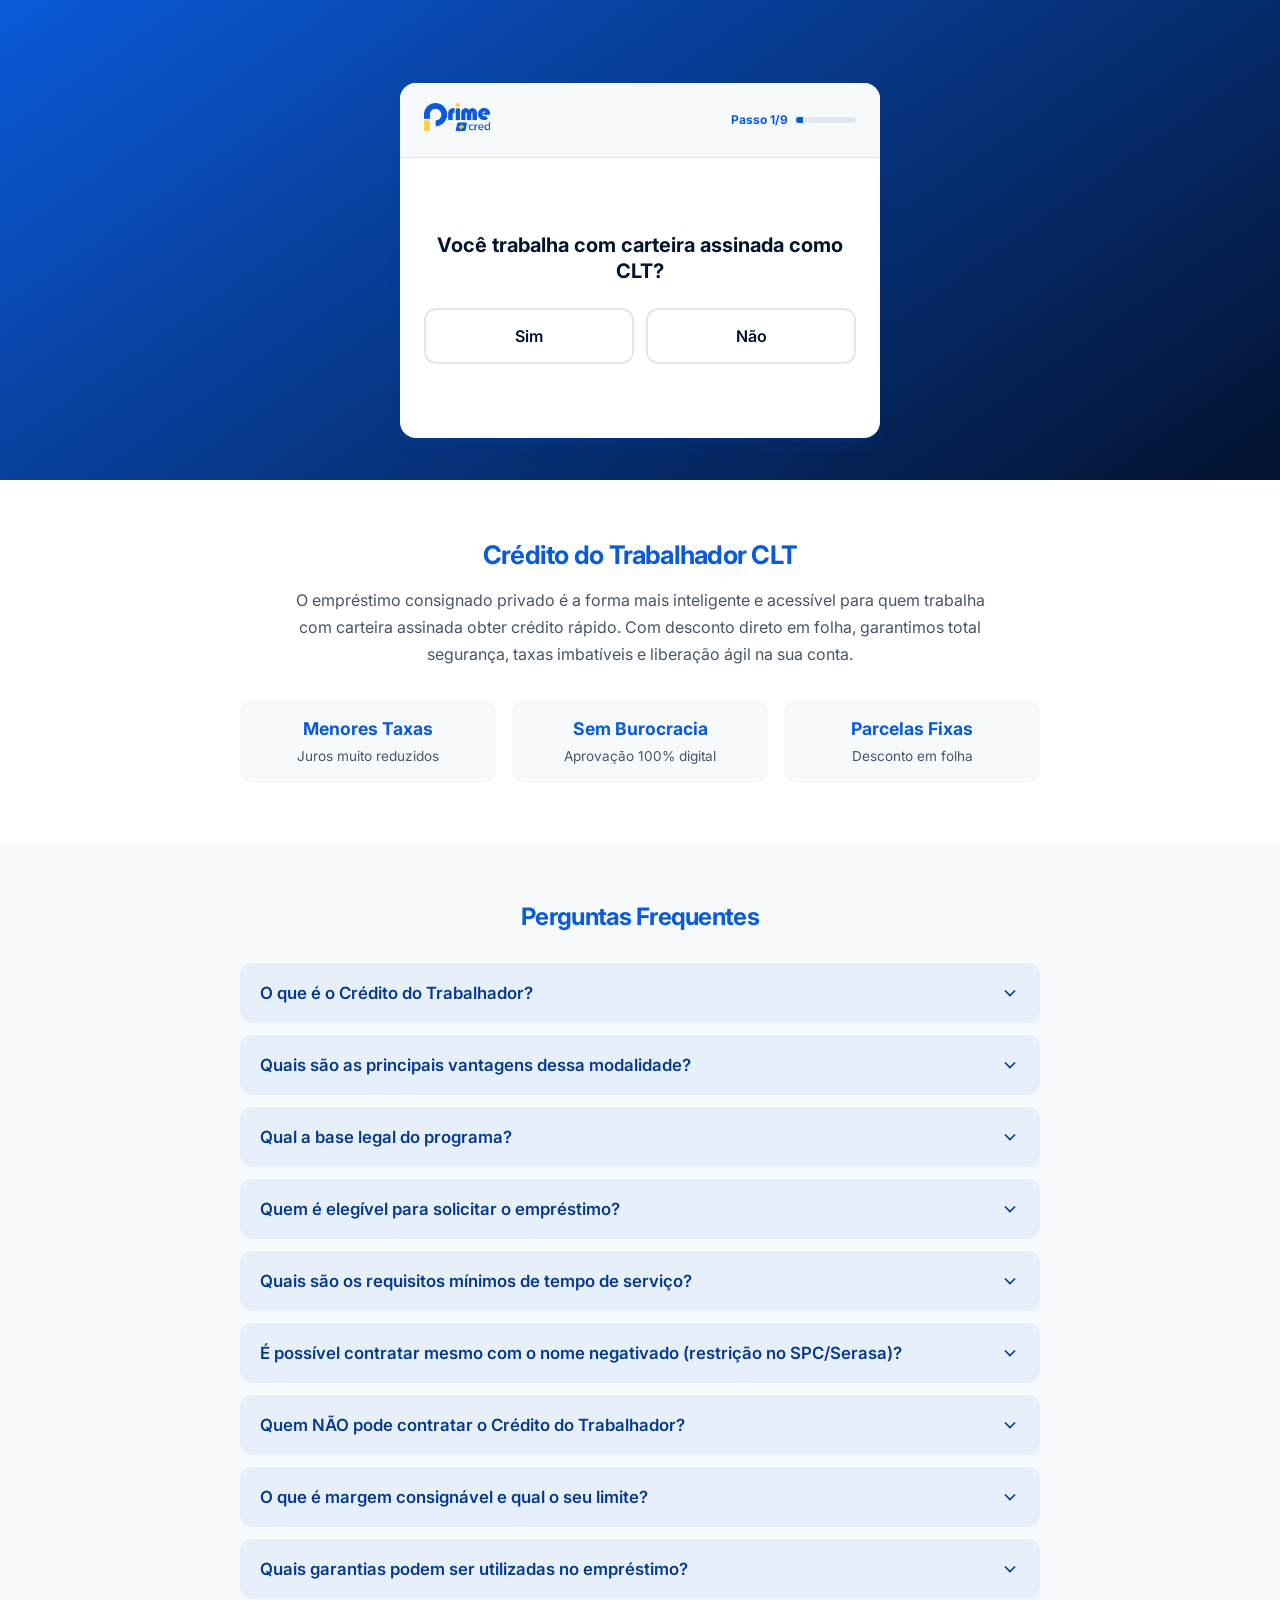
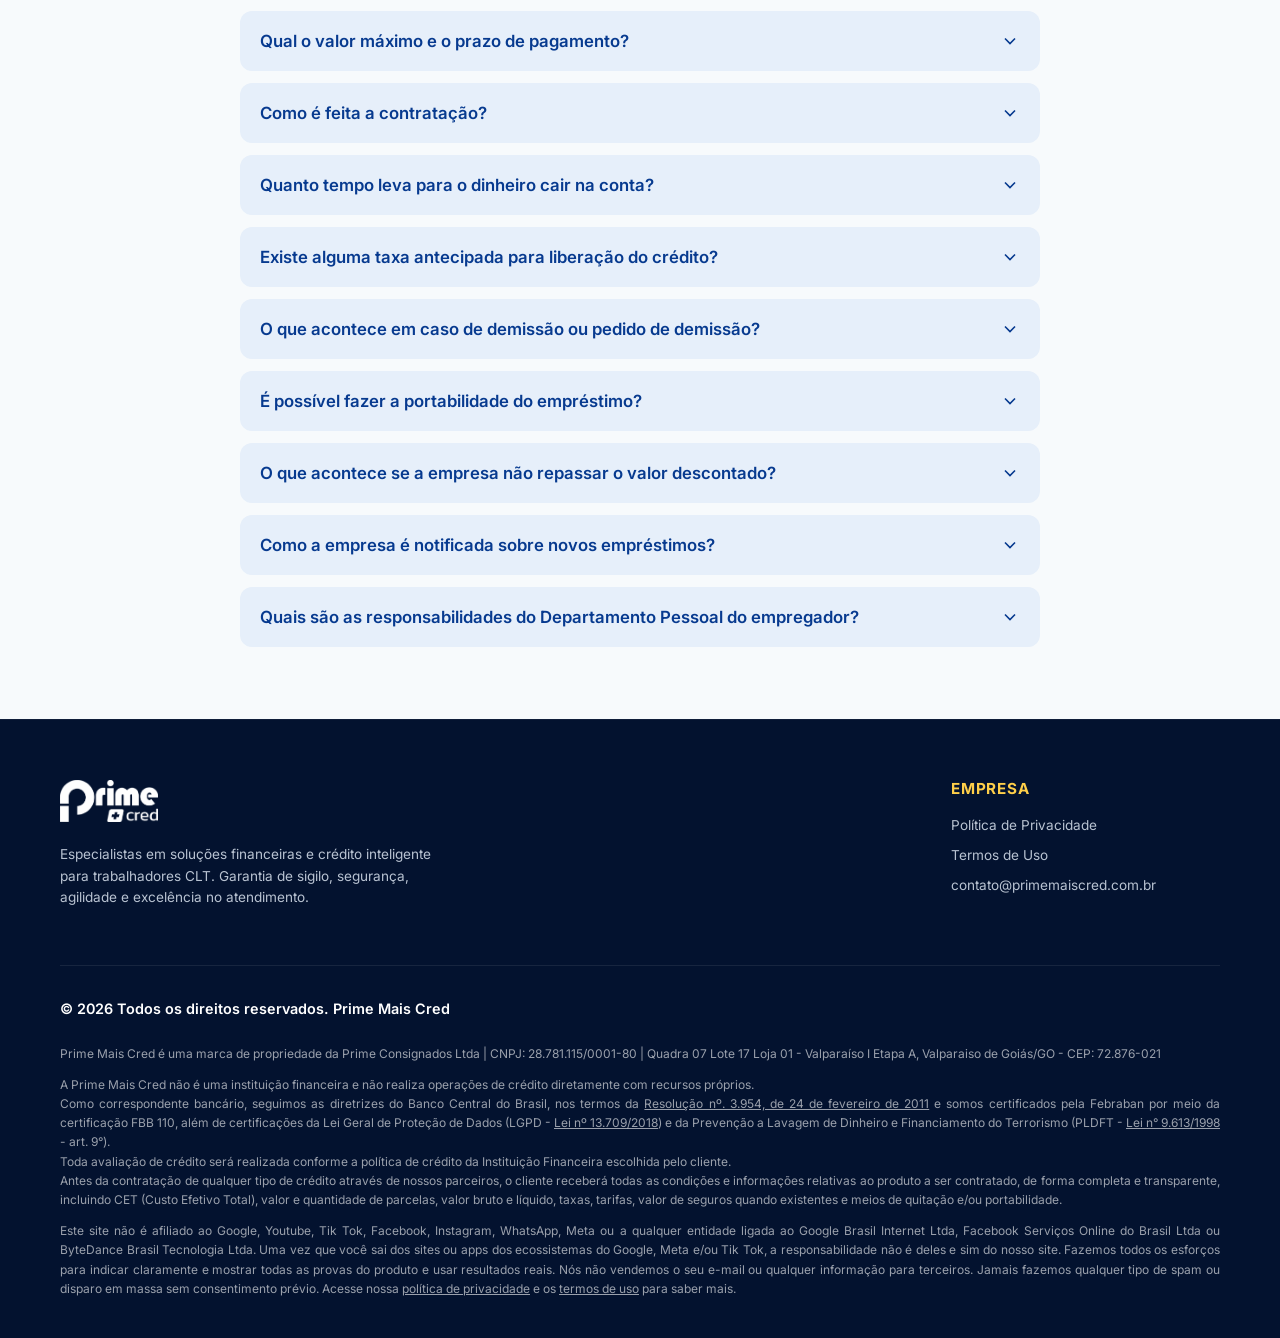
<file: questionario.html>
<!DOCTYPE html>
<html lang="pt-BR">
<head>
  <meta charset="UTF-8">
  <meta name="viewport" content="width=device-width, initial-scale=1.0">
  <title>Questionário de Qualificação - Prime Mais Cred</title>
  <meta name="description" content="Preencha o questionário rápido da Prime Mais Cred para simular seu empréstimo consignado privado com liberação imediata.">
  
  <link rel="icon" href="logo-prime-cred-oficial-sem-fundo.webp" type="image/webp">
  <link rel="stylesheet" href="css/style.css">
</head>
<body style="background-color: var(--color-gray-light);">

  <!-- Hero Exclusiva do Questionário -->
  <section class="q-hero">
    <div class="q-container">
      
      <!-- Cabeçalho do Card de Questionário -->
      <div class="q-header">
        <a href="index.html" aria-label="Voltar para a página inicial">
          <img src="logo-prime-cred-oficial-sem-fundo.webp" alt="Logo Prime Mais Cred" class="q-logo">
        </a>
        <div class="q-progress-container" id="progress-wrapper">
          <span class="q-progress-text" id="q-step-text">Passo 1/9</span>
          <div class="q-progress-bar-bg">
            <div class="q-progress-bar" id="q-progress-bar" style="width: 11%;"></div>
          </div>
        </div>
      </div>

      <!-- Corpo Principal (Passos) -->
      <div class="q-body">
        
        <!-- Passo 1: CLT -->
        <div class="q-step active" data-step="1">
          <div class="q-question-title">Você trabalha com carteira assinada como CLT?</div>
          <div class="q-options row">
            <button type="button" class="q-btn-option" data-answer="sim">Sim</button>
            <button type="button" class="q-btn-option" data-answer="nao">Não</button>
          </div>
        </div>

        <!-- Passo 2: Nome -->
        <div class="q-step" data-step="2">
          <div class="q-question-title">Qual é o seu nome completo?</div>
          <div class="q-input-wrapper">
            <input type="text" id="q-nome" class="q-input" placeholder="Digite seu nome completo">
            <div class="q-error-msg" id="error-nome"></div>
          </div>
          <button type="button" class="btn btn-primary q-btn-next">Continuar</button>
        </div>

        <!-- Passo 3: CPF -->
        <div class="q-step" data-step="3">
          <div class="q-question-title">Qual é o seu CPF?</div>
          <div class="q-input-wrapper">
            <input type="text" id="q-cpf" class="q-input" placeholder="000.000.000-00" maxlength="14">
            <div class="q-input-hint">Necessário para gerar sua simulação com segurança</div>
            <div class="q-error-msg" id="error-cpf"></div>
          </div>
          <button type="button" class="btn btn-primary q-btn-next">Continuar</button>
        </div>

        <!-- Passo 4: WhatsApp -->
        <div class="q-step" data-step="4">
          <div class="q-question-title">Qual é o seu número de WhatsApp?</div>
          <div class="q-input-wrapper">
            <input type="tel" id="q-whatsapp" class="q-input" placeholder="(00) 00000-0000" maxlength="15">
            <div class="q-error-msg" id="error-whatsapp"></div>
          </div>
          <button type="button" class="btn btn-primary q-btn-next">Continuar</button>
        </div>

        <!-- Passo 5: E-mail -->
        <div class="q-step" data-step="5">
          <div class="q-question-title">Qual é o seu e-mail?</div>
          <div class="q-input-wrapper">
            <input type="email" id="q-email" class="q-input" placeholder="seuemail@exemplo.com">
            <div class="q-error-msg" id="error-email"></div>
          </div>
          <button type="button" class="btn btn-primary q-btn-next">Continuar</button>
        </div>

        <!-- Passo 6: Data de Nascimento -->
        <div class="q-step" data-step="6">
          <div class="q-question-title">Qual a sua data de nascimento?</div>
          <div class="q-input-wrapper">
            <input type="text" id="q-nascimento" class="q-input" placeholder="DD/MM/AAAA" maxlength="10">
            <div class="q-input-hint">Exclusivo para maiores de 18 anos</div>
            <div class="q-error-msg" id="error-nascimento"></div>
          </div>
          <button type="button" class="btn btn-primary q-btn-next">Continuar</button>
        </div>

        <!-- Passo 7: Empresa > 2 anos -->
        <div class="q-step" data-step="7">
          <div class="q-question-title">A empresa onde você trabalha tem mais de 2 anos de existência/constituição?</div>
          <div class="q-options row">
            <button type="button" class="q-btn-option" data-answer="sim">Sim</button>
            <button type="button" class="q-btn-option" data-answer="nao">Não</button>
          </div>
        </div>

        <!-- Passo 8: Margem disponível -->
        <div class="q-step" data-step="8">
          <div class="q-question-title">Você possui margem disponível para contratação?</div>
          <div class="q-options row">
            <button type="button" class="q-btn-option" data-answer="sim">Sim</button>
            <button type="button" class="q-btn-option" data-answer="nao">Não</button>
          </div>
        </div>

        <!-- Passo 9: Valor desejado -->
        <div class="q-step" data-step="9">
          <div class="q-question-title">Qual o valor desejado do empréstimo?</div>
          <div class="q-input-wrapper">
            <input type="text" id="q-valor" class="q-input" placeholder="5.000,00" value="5.000,00">
            <div class="q-input-hint">Valor sugerido para simulação</div>
            <div class="q-error-msg" id="error-valor"></div>
          </div>
          <button type="button" class="btn btn-success q-btn-finish" id="btn-finish-flow">Concluir Simulação</button>
        </div>

        <!-- Tela de Conclusão: Restritiva -->
        <div class="q-step q-result" id="screen-restrictive">
          <div class="q-result-icon danger">✕</div>
          <div class="q-result-title">Poxa, que pena!</div>
          <div class="q-result-desc">
            Hoje, infelizmente, não conseguimos te atender, pois você não atende aos requisitos obrigatórios. Mas clique abaixo e fale com um de nossos atendentes sobre outras possibilidades de crédito que temos para você!
          </div>
          <a href="#" id="btn-wa-restrictive" class="btn btn-secondary" target="_blank" rel="noopener noreferrer">
            Falar no WhatsApp
          </a>
          <button type="button" class="btn" style="margin-top: 8px; width: 100%; max-width: 280px; background: transparent; color: var(--color-gray-dark); border: 1px solid var(--color-gray-border); box-shadow: none; font-size: 0.9rem; padding: 10px;" onclick="location.reload()">Reiniciar Questionário</button>
        </div>

        <!-- Tela de Conclusão: Sucesso -->
        <div class="q-step q-result" id="screen-success">
          <div class="q-result-icon success">✓</div>
          <div class="q-result-title">Que ótimo!</div>
          <div class="q-result-desc">
            Você atende aos requisitos para fazermos uma simulação. Clique no botão abaixo e envie a mensagem gerada para iniciar o atendimento e simulação.
          </div>
          <a href="#" id="btn-wa-success" class="btn btn-success" target="_blank" rel="noopener noreferrer" style="font-size: 1.05rem;">
            Enviar no WhatsApp
          </a>
          <button type="button" class="btn" style="margin-top: 8px; width: 100%; max-width: 280px; background: transparent; color: var(--color-gray-dark); border: 1px solid var(--color-gray-border); box-shadow: none; font-size: 0.9rem; padding: 10px;" onclick="location.reload()">Reiniciar Questionário</button>
        </div>

      </div>

    </div>
  </section>

  <!-- Seção Explicativa Inferior -->
  <section class="section" style="background-color: var(--color-white);">
    <div class="container">
      <h2 class="section-title" style="color: var(--color-primary); font-size: 1.6rem; margin-bottom: 16px;">Crédito do Trabalhador CLT</h2>
      <p class="about-text" style="max-width: 700px;">
        O empréstimo consignado privado é a forma mais inteligente e acessível para quem trabalha com carteira assinada obter crédito rápido. Com desconto direto em folha, garantimos total segurança, taxas imbatíveis e liberação ágil na sua conta.
      </p>
      
      <!-- Mini Grid de Vantagens -->
      <div style="display: grid; grid-template-columns: repeat(auto-fit, minmax(200px, 1fr)); gap: 16px; max-width: 800px; margin: 32px auto 0 auto; text-align: center;">
        <div style="padding: 16px; background: var(--color-gray-light); border-radius: var(--radius-md);">
          <strong style="color: var(--color-primary); display: block; font-size: 1.1rem;">Menores Taxas</strong>
          <span style="font-size: 0.85rem; color: var(--color-gray-dark);">Juros muito reduzidos</span>
        </div>
        <div style="padding: 16px; background: var(--color-gray-light); border-radius: var(--radius-md);">
          <strong style="color: var(--color-primary); display: block; font-size: 1.1rem;">Sem Burocracia</strong>
          <span style="font-size: 0.85rem; color: var(--color-gray-dark);">Aprovação 100% digital</span>
        </div>
        <div style="padding: 16px; background: var(--color-gray-light); border-radius: var(--radius-md);">
          <strong style="color: var(--color-primary); display: block; font-size: 1.1rem;">Parcelas Fixas</strong>
          <span style="font-size: 0.85rem; color: var(--color-gray-dark);">Desconto em folha</span>
        </div>
      </div>
    </div>
  </section>

  <!-- FAQ Replicado para sanar dúvidas finais -->
  <section class="section" id="faq" style="background-color: var(--color-gray-light);">
    <div class="container">
      <h2 class="section-title" style="color: var(--color-primary); font-size: 1.5rem; margin-bottom: 32px;">Perguntas Frequentes</h2>
      
      <div class="faq-container">
        
        <div class="faq-item">
          <button type="button" class="faq-question" aria-expanded="false">
            <span>O que é o Crédito do Trabalhador?</span>
            <svg viewBox="0 0 24 24" fill="none" stroke="currentColor" stroke-width="2"><polyline points="6 9 12 15 18 9"></polyline></svg>
          </button>
          <div class="faq-answer">
            <p>É uma modalidade de empréstimo consignado destinada a trabalhadores do setor privado com carteira assinada (CLT) e outras categorias. O diferencial deste programa é o desconto automático das parcelas diretamente na folha de pagamento, com a gestão sendo feita por plataformas digitais públicas (Dataprev, Carteira de Trabalho Digital e eSocial), sem depender de acordos prévios entre o empregador e a instituição financeira.</p>
          </div>
        </div>

        <div class="faq-item">
          <button type="button" class="faq-question" aria-expanded="false">
            <span>Quais são as principais vantagens dessa modalidade?</span>
            <svg viewBox="0 0 24 24" fill="none" stroke="currentColor" stroke-width="2"><polyline points="6 9 12 15 18 9"></polyline></svg>
          </button>
          <div class="faq-answer">
            <ul>
              <li><strong>Taxas de juros reduzidas:</strong> Menores que as do crédito pessoal comum, variando geralmente na média de 1.99% a 4.99% ao mês.</li>
              <li><strong>Contratação 100% digital:</strong> Realizada via aplicativo, sem burocracia excessiva.</li>
              <li><strong>Parcelas fixas:</strong> O valor das prestações permanece o mesmo do início ao fim do contrato.</li>
              <li><strong>Conveniência:</strong> O pagamento é automático por meio do desconto direto no salário do trabalhador.</li>
            </ul>
          </div>
        </div>

        <div class="faq-item">
          <button type="button" class="faq-question" aria-expanded="false">
            <span>Qual a base legal do programa?</span>
            <svg viewBox="0 0 24 24" fill="none" stroke="currentColor" stroke-width="2"><polyline points="6 9 12 15 18 9"></polyline></svg>
          </button>
          <div class="faq-answer">
            <p>O Crédito do Trabalhador é regulamentado pela Lei nº 15.179/2025 (originada da MP 1.292/2025) e pelas Portarias do Ministério do Trabalho e Emprego (MTE) nº 433, 434 e 435 de 2025.</p>
          </div>
        </div>

        <div class="faq-item">
          <button type="button" class="faq-question" aria-expanded="false">
            <span>Quem é elegível para solicitar o empréstimo?</span>
            <svg viewBox="0 0 24 24" fill="none" stroke="currentColor" stroke-width="2"><polyline points="6 9 12 15 18 9"></polyline></svg>
          </button>
          <div class="faq-answer">
            <p>Podem contratar o crédito os trabalhadores com contrato de trabalho ativo registrados no eSocial, incluindo:</p>
            <ul>
              <li>Empregados do setor privado (Regime CLT) urbanos e rurais.</li>
              <li>Empregados domésticos.</li>
              <li>Microempreendedores Individuais (MEIs) que possuam funcionários.</li>
              <li>Trabalhadores de aplicativos de transporte e entrega (motoristas e entregadores).</li>
              <li>Diretores não empregados com vínculo ao FGTS.</li>
            </ul>
          </div>
        </div>

        <div class="faq-item">
          <button type="button" class="faq-question" aria-expanded="false">
            <span>Quais são os requisitos mínimos de tempo de serviço?</span>
            <svg viewBox="0 0 24 24" fill="none" stroke="currentColor" stroke-width="2"><polyline points="6 9 12 15 18 9"></polyline></svg>
          </button>
          <div class="faq-answer">
            <p>Embora varie conforme a instituição financeira, os critérios comuns são:</p>
            <ul>
              <li>Vínculo ativo de, no mínimo, 3 meses no emprego atual.</li>
              <li>Empresa empregadora ativa há mais de 24 meses.</li>
            </ul>
          </div>
        </div>

        <div class="faq-item">
          <button type="button" class="faq-question" aria-expanded="false">
            <span>É possível contratar mesmo com o nome negativado (restrição no SPC/Serasa)?</span>
            <svg viewBox="0 0 24 24" fill="none" stroke="currentColor" stroke-width="2"><polyline points="6 9 12 15 18 9"></polyline></svg>
          </button>
          <div class="faq-answer">
            <p>Sim. Na maioria dos casos, o acesso é facilitado mesmo para quem não possui score alto ou está negativado, pois a garantia do pagamento reside no desconto direto em folha e no uso de saldos do FGTS como garantia.</p>
          </div>
        </div>

        <div class="faq-item">
          <button type="button" class="faq-question" aria-expanded="false">
            <span>Quem NÃO pode contratar o Crédito do Trabalhador?</span>
            <svg viewBox="0 0 24 24" fill="none" stroke="currentColor" stroke-width="2"><polyline points="6 9 12 15 18 9"></polyline></svg>
          </button>
          <div class="faq-answer">
            <p>O produto não está disponível para:</p>
            <ul>
              <li>Trabalhadores em período de experiência.</li>
              <li>Funcionários cumprindo aviso prévio.</li>
              <li>Trabalhadores em licença médica, maternidade ou paternidade.</li>
              <li>Autônomos informais (sem vínculo via aplicativo ou CLT) e empreendedores sem funcionários.</li>
            </ul>
          </div>
        </div>

        <div class="faq-item">
          <button type="button" class="faq-question" aria-expanded="false">
            <span>O que é margem consignável e qual o seu limite?</span>
            <svg viewBox="0 0 24 24" fill="none" stroke="currentColor" stroke-width="2"><polyline points="6 9 12 15 18 9"></polyline></svg>
          </button>
          <div class="faq-answer">
            <p>A margem consignável é o valor máximo do salário que pode ser comprometido mensalmente para pagar as parcelas.</p>
            <ul>
              <li>Para trabalhadores CLT e domésticos: O limite é de 35% da renda líquida mensal.</li>
              <li>Para trabalhadores de aplicativos: O limite é de 30% do montante repassado pelas plataformas.</li>
            </ul>
          </div>
        </div>

        <div class="faq-item">
          <button type="button" class="faq-question" aria-expanded="false">
            <span>Quais garantias podem ser utilizadas no empréstimo?</span>
            <svg viewBox="0 0 24 24" fill="none" stroke="currentColor" stroke-width="2"><polyline points="6 9 12 15 18 9"></polyline></svg>
          </button>
          <div class="faq-answer">
            <p>O trabalhador pode oferecer como garantia:</p>
            <ul>
              <li>Até 10% do saldo disponível na conta vinculada do FGTS.</li>
              <li>Até 100% do valor da multa rescisória (os 40% devidos em caso de demissão sem justa causa).</li>
            </ul>
          </div>
        </div>

        <div class="faq-item">
          <button type="button" class="faq-question" aria-expanded="false">
            <span>Qual o valor máximo e o prazo de pagamento?</span>
            <svg viewBox="0 0 24 24" fill="none" stroke="currentColor" stroke-width="2"><polyline points="6 9 12 15 18 9"></polyline></svg>
          </button>
          <div class="faq-answer">
            <p>O valor máximo depende da margem disponível e da análise de crédito. O prazo de pagamento é flexível, podendo chegar a 36 meses, dependendo das condições da instituição financeira e do empregador.</p>
          </div>
        </div>

        <div class="faq-item">
          <button type="button" class="faq-question" aria-expanded="false">
            <span>Como é feita a contratação?</span>
            <svg viewBox="0 0 24 24" fill="none" stroke="currentColor" stroke-width="2"><polyline points="6 9 12 15 18 9"></polyline></svg>
          </button>
          <div class="faq-answer">
            <p>O processo é realizado de forma 100% digital, com total segurança e privacidade. O processo pode variar dependendo da instituição financeira, mas no geral, é realizada a confirmação e autorização de consulta de dados, depois da coleta de dados é feito uma simulação, assim que aprovada a proposta apresentada, é realizada a digitação no sistema da instituição financeira. É fornecido um link de formalização. Após finalizada a formalização e a averbação da instituição financeira, o crédito é realizado na conta corrente cadastrada.</p>
          </div>
        </div>

        <div class="faq-item">
          <button type="button" class="faq-question" aria-expanded="false">
            <span>Quanto tempo leva para o dinheiro cair na conta?</span>
            <svg viewBox="0 0 24 24" fill="none" stroke="currentColor" stroke-width="2"><polyline points="6 9 12 15 18 9"></polyline></svg>
          </button>
          <div class="faq-answer">
            <p>Após a aprovação e averbação do contrato pela Dataprev, o valor costuma ser liberado rapidamente, variando de 1 hora até 24 horas.</p>
          </div>
        </div>

        <div class="faq-item">
          <button type="button" class="faq-question" aria-expanded="false">
            <span>Existe alguma taxa antecipada para liberação do crédito?</span>
            <svg viewBox="0 0 24 24" fill="none" stroke="currentColor" stroke-width="2"><polyline points="6 9 12 15 18 9"></polyline></svg>
          </button>
          <div class="faq-answer">
            <p>Não. Nenhuma instituição financeira autorizada cobra taxas, seguros ou depósitos antecipados para liberar o crédito consignado. Qualquer pedidos de pagamentos prévios ou repasses posteriores a liberação do crédito são proibidos e indícios claros de fraude.</p>
          </div>
        </div>

        <div class="faq-item">
          <button type="button" class="faq-question" aria-expanded="false">
            <span>O que acontece em caso de demissão ou pedido de demissão?</span>
            <svg viewBox="0 0 24 24" fill="none" stroke="currentColor" stroke-width="2"><polyline points="6 9 12 15 18 9"></polyline></svg>
          </button>
          <div class="faq-answer">
            <p>A dívida não é extinta com o desligamento. Ocorrem as seguintes ações:</p>
            <ul>
              <li><strong>Desconto nas verbas rescisórias:</strong> A empresa pode descontar o valor devido diretamente do que o trabalhador tem a receber na rescisão, respeitando os limites legais.</li>
              <li><strong>Garantias do FGTS:</strong> O banco pode reter os 10% do saldo do FGTS e 100% da multa rescisória empenhados como garantia.</li>
              <li><strong>Saldo remanescente:</strong> Caso ainda reste dívida, o valor é convertido em crédito pessoal, devendo ser pago via boletos ou débito em conta.</li>
              <li><strong>Novo emprego:</strong> Se o trabalhador conseguir um novo vínculo CLT, a dívida pode ser automaticamente transferida para desconto no salário da nova empresa.</li>
            </ul>
          </div>
        </div>

        <div class="faq-item">
          <button type="button" class="faq-question" aria-expanded="false">
            <span>É possível fazer a portabilidade do empréstimo?</span>
            <svg viewBox="0 0 24 24" fill="none" stroke="currentColor" stroke-width="2"><polyline points="6 9 12 15 18 9"></polyline></svg>
          </button>
          <div class="faq-answer">
            <p>Sim. O trabalhador pode migrar seu contrato para outra instituição financeira que ofereça taxas mais baixas ou melhores condições. Fale com nosso atendimento, que realizamos as simulações e buscamos as melhores condições disponíveis.</p>
          </div>
        </div>

        <div class="faq-item">
          <button type="button" class="faq-question" aria-expanded="false">
            <span>O que acontece se a empresa não repassar o valor descontado?</span>
            <svg viewBox="0 0 24 24" fill="none" stroke="currentColor" stroke-width="2"><polyline points="6 9 12 15 18 9"></polyline></svg>
          </button>
          <div class="faq-answer">
            <p>O empregador tem a obrigação legal de repassar os valores retidos sob pena de sanções administrativas, civis e criminais. Caso o desconto ocorra no holerite, mas não apareça como pago no banco, o trabalhador deve contatar o RH da empresa e a instituição financeira.</p>
          </div>
        </div>

        <div class="faq-item">
          <button type="button" class="faq-question" aria-expanded="false">
            <span>Como a empresa é notificada sobre novos empréstimos?</span>
            <svg viewBox="0 0 24 24" fill="none" stroke="currentColor" stroke-width="2"><polyline points="6 9 12 15 18 9"></polyline></svg>
          </button>
          <div class="faq-answer">
            <p>A empresa recebe um aviso eletrônico via Domicílio Eletrônico Trabalhista (DET) entre os dias 21 e 25 de cada mês, informando que houve contratações por parte de seus funcionários.</p>
          </div>
        </div>

        <div class="faq-item">
          <button type="button" class="faq-question" aria-expanded="false">
            <span>Quais são as responsabilidades do Departamento Pessoal do empregador?</span>
            <svg viewBox="0 0 24 24" fill="none" stroke="currentColor" stroke-width="2"><polyline points="6 9 12 15 18 9"></polyline></svg>
          </button>
          <div class="faq-answer">
            <ul>
              <li><strong>Consulta mensal:</strong> Acessar o Portal Emprega Brasil para baixar o "Arquivo de Empréstimos" com os valores atualizados.</li>
              <li><strong>Escrituração:</strong> Lançar o desconto no eSocial utilizando a rubrica específica (9253 - Empréstimos eConsignados).</li>
              <li><strong>Recolhimento:</strong> Gerar a guia via FGTS Digital (ou DAE para domésticos/MEI) e efetuar o pagamento até o dia 20 do mês seguinte.</li>
            </ul>
          </div>
        </div>

      </div>
    </div>
  </section>

  <!-- Footer -->
  <footer class="footer">
    <div class="container">
      
      <div class="footer-top">
        <div class="footer-info">
          <img src="logo-prime-cred-letra-branca-sem-fundo.webp" alt="Logo Prime Mais Cred" class="footer-logo">
          <p>Especialistas em soluções financeiras e crédito inteligente para trabalhadores CLT. Garantia de sigilo, segurança, agilidade e excelência no atendimento.</p>
        </div>

        <div class="footer-columns">
          <div class="footer-col">
            <h4>Empresa</h4>
            <ul>
              <li><a href="politica-privacidade.html">Política de Privacidade</a></li>
              <li><a href="termos-uso.html">Termos de Uso</a></li>
              <li><span>contato@primemaiscred.com.br</span></li>
            </ul>
          </div>
        </div>
      </div>

      <div class="footer-bottom">
        <div style="font-size: 0.9rem; color: var(--color-white); font-weight: 600;">
          © 2026 Todos os direitos reservados. Prime Mais Cred
        </div>
        
        <div class="legal-disclaimers">
          <p>
            Prime Mais Cred é uma marca de propriedade da Prime Consignados Ltda | CNPJ: 28.781.115/0001-80 | Quadra 07 Lote 17 Loja 01 - Valparaíso I Etapa A, Valparaiso de Goiás/GO - CEP: 72.876-021
          </p>
          <p>
            A Prime Mais Cred não é uma instituição financeira e não realiza operações de crédito diretamente com recursos próprios.<br>
            Como correspondente bancário, seguimos as diretrizes do Banco Central do Brasil, nos termos da <a href="https://www.bcb.gov.br/pre/normativos/res/2011/pdf/res_3954_v7_l.pdf" target="_blank" rel="noopener noreferrer" style="color: inherit; text-decoration: underline;">Resolução nº. 3.954, de 24 de fevereiro de 2011</a> e somos certificados pela Febraban por meio da certificação FBB 110, além de certificações da Lei Geral de Proteção de Dados (LGPD - <a href="https://www.planalto.gov.br/ccivil_03/_ato2015-2018/2018/lei/l13709.htm" target="_blank" rel="noopener noreferrer" style="color: inherit; text-decoration: underline;">Lei nº 13.709/2018</a>) e da Prevenção a Lavagem de Dinheiro e Financiamento do Terrorismo (PLDFT - <a href="https://www.planalto.gov.br/ccivil_03/leis/l9613.htm" target="_blank" rel="noopener noreferrer" style="color: inherit; text-decoration: underline;">Lei n° 9.613/1998</a> - art. 9°).<br>
            Toda avaliação de crédito será realizada conforme a política de crédito da Instituição Financeira escolhida pelo cliente.<br>
            Antes da contratação de qualquer tipo de crédito através de nossos parceiros, o cliente receberá todas as condições e informações relativas ao produto a ser contratado, de forma completa e transparente, incluindo CET (Custo Efetivo Total), valor e quantidade de parcelas, valor bruto e líquido, taxas, tarifas, valor de seguros quando existentes e meios de quitação e/ou portabilidade.
          </p>
          <p>
            Este site não é afiliado ao Google, Youtube, Tik Tok, Facebook, Instagram, WhatsApp, Meta ou a qualquer entidade ligada ao Google Brasil Internet Ltda, Facebook Serviços Online do Brasil Ltda ou ByteDance Brasil Tecnologia Ltda. Uma vez que você sai dos sites ou apps dos ecossistemas do Google, Meta e/ou Tik Tok, a responsabilidade não é deles e sim do nosso site. Fazemos todos os esforços para indicar claramente e mostrar todas as provas do produto e usar resultados reais. Nós não vendemos o seu e-mail ou qualquer informação para terceiros. Jamais fazemos qualquer tipo de spam ou disparo em massa sem consentimento prévio. Acesse nossa <a href="politica-privacidade.html" style="color: inherit; text-decoration: underline;">política de privacidade</a> e os <a href="termos-uso.html" style="color: inherit; text-decoration: underline;">termos de uso</a> para saber mais.
          </p>
        </div>
      </div>

    </div>
  </footer>

  <!-- Scripts -->
  <script src="js/main.js"></script>
  <script src="js/questionario.js"></script>
</body>
</html>
</file>
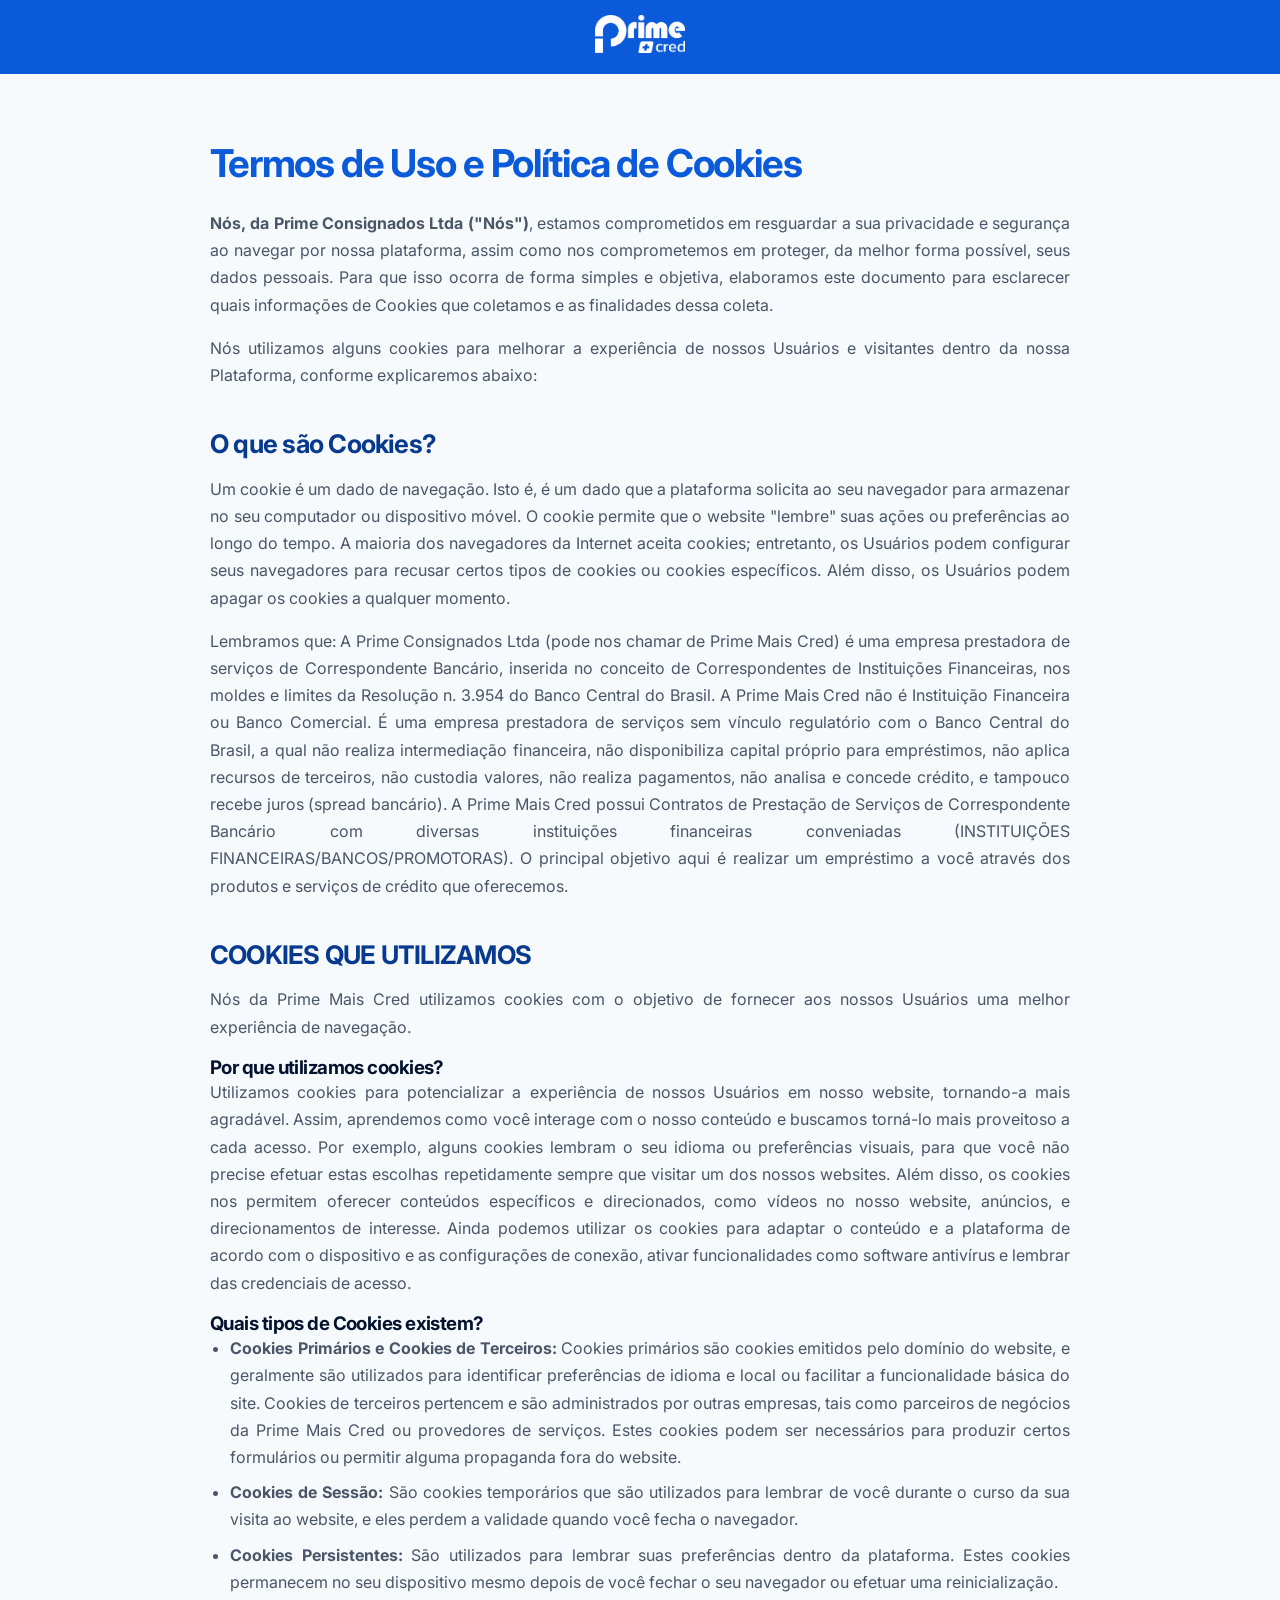
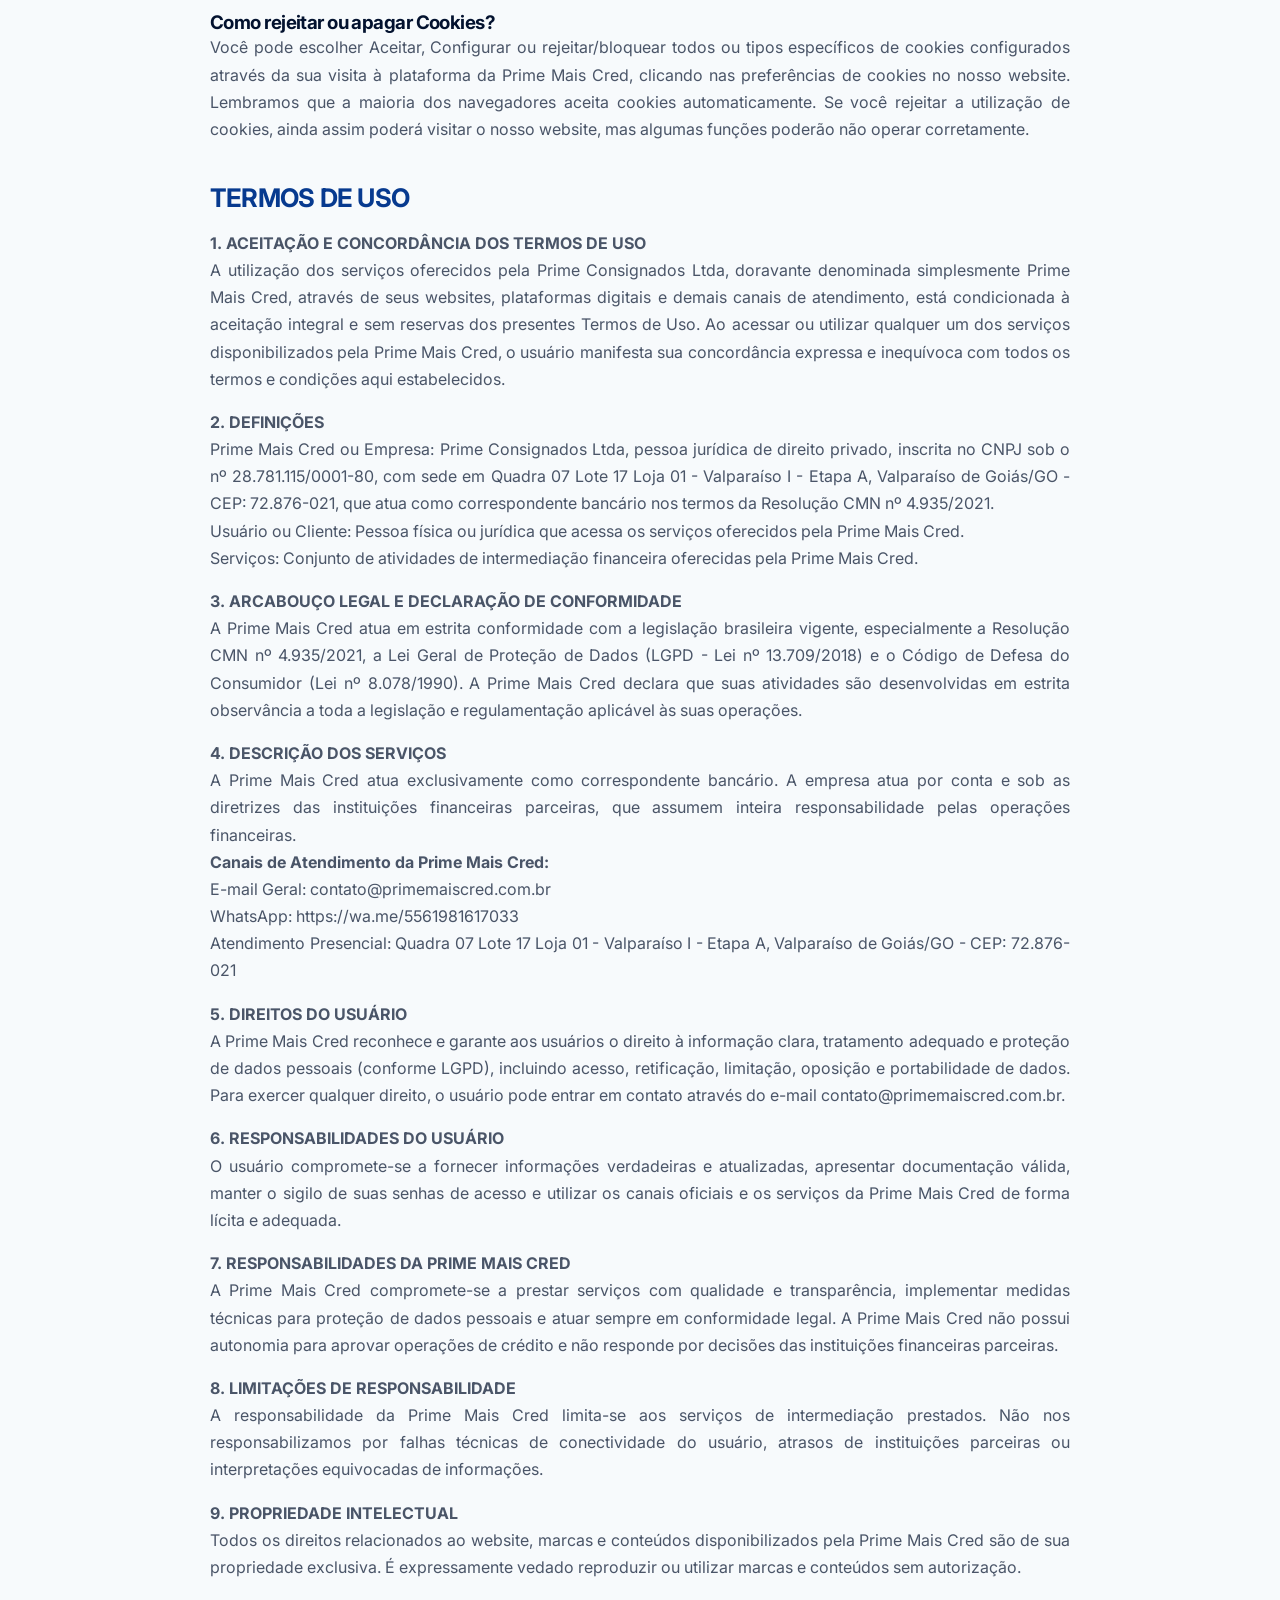
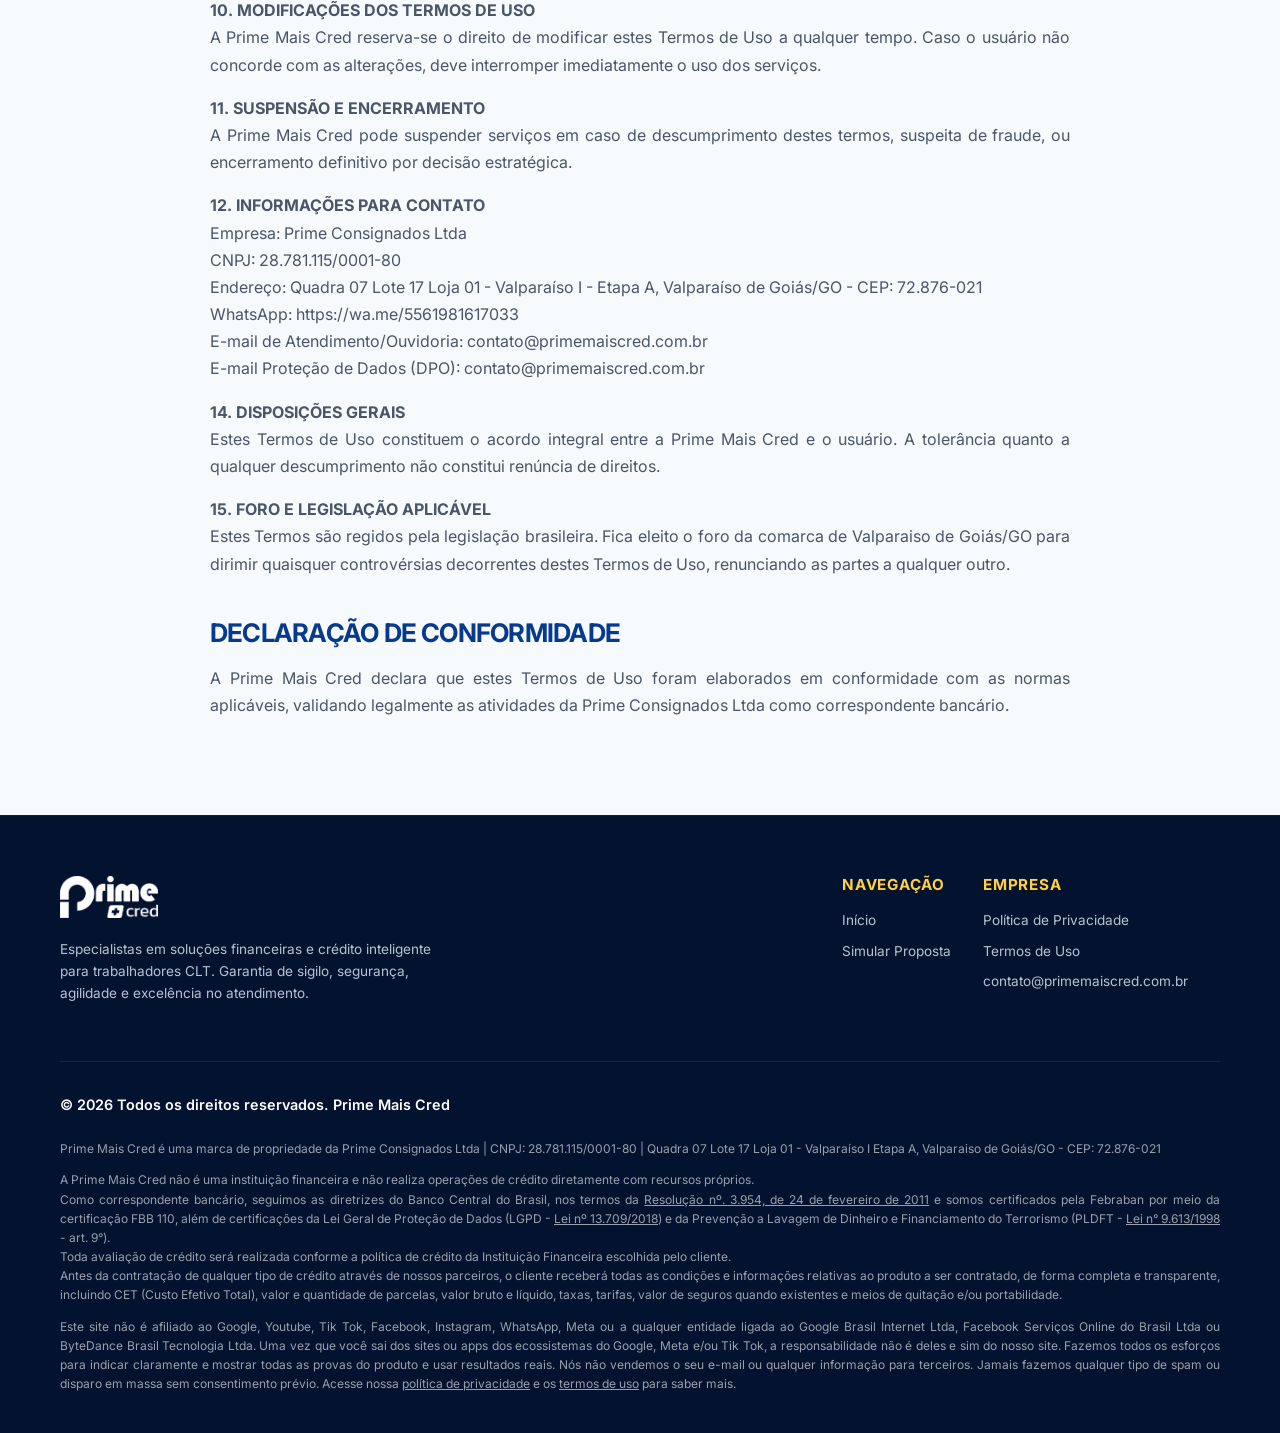
<file: termos-uso.html>
<!DOCTYPE html>
<html lang="pt-BR">
<head>
  <meta charset="UTF-8">
  <meta name="viewport" content="width=device-width, initial-scale=1.0">
  <title>Termos de Uso - Prime Mais Cred</title>
  <meta name="description" content="Termos de Uso dos serviços da Prime Mais Cred.">
  
  <!-- Favicon / Ícone -->
  <link rel="icon" href="logo-prime-cred-oficial-sem-fundo.webp" type="image/webp">
  
  <!-- Folha de Estilos -->
  <link rel="stylesheet" href="css/style.css">
  
  <style>
    .legal-page-content {
      padding: 140px 20px 80px 20px;
      max-width: 900px;
      margin: 0 auto;
      color: var(--color-dark);
      line-height: 1.7;
      text-align: justify;
    }
    .legal-page-content h1 {
      font-size: 2.4rem;
      margin-bottom: 24px;
      color: var(--color-primary);
    }
    .legal-page-content h2 {
      font-size: 1.6rem;
      margin-top: 40px;
      margin-bottom: 16px;
      color: var(--color-primary-dark);
    }
    .legal-page-content p {
      margin-bottom: 16px;
      color: var(--color-gray-dark);
    }
    .legal-page-content ul {
      margin-bottom: 16px;
      padding-left: 20px;
      list-style: disc;
      color: var(--color-gray-dark);
    }
    .legal-page-content li {
      margin-bottom: 8px;
    }
  </style>
</head>
<body style="background-color: var(--color-gray-light);">

  <!-- Header Simplificado -->
  <header class="header" id="header" style="background-color: var(--color-primary); padding: 15px 0;">
    <div class="container" style="display: flex; justify-content: center;">
      <a href="index.html" class="logo-link" aria-label="Página Inicial Prime Mais Cred">
        <img src="logo-prime-cred-letra-branca-sem-fundo.webp" alt="Logo Prime Mais Cred" class="logo-img" style="height: 38px;">
      </a>
    </div>
  </header>

  <!-- Conteúdo Principal -->
  <main class="legal-page-content" id="content-container">
    <h1>Termos de Uso e Política de Cookies</h1>
    
    <div id="texto-legal">
      <p><strong>Nós, da Prime Consignados Ltda ("Nós")</strong>, estamos comprometidos em resguardar a sua privacidade e segurança ao navegar por nossa plataforma, assim como nos comprometemos em proteger, da melhor forma possível, seus dados pessoais. Para que isso ocorra de forma simples e objetiva, elaboramos este documento para esclarecer quais informações de Cookies que coletamos e as finalidades dessa coleta.</p>
      <p>Nós utilizamos alguns cookies para melhorar a experiência de nossos Usuários e visitantes dentro da nossa Plataforma, conforme explicaremos abaixo:</p>
      
      <h2>O que são Cookies?</h2>
      <p>Um cookie é um dado de navegação. Isto é, é um dado que a plataforma solicita ao seu navegador para armazenar no seu computador ou dispositivo móvel. O cookie permite que o website "lembre" suas ações ou preferências ao longo do tempo. A maioria dos navegadores da Internet aceita cookies; entretanto, os Usuários podem configurar seus navegadores para recusar certos tipos de cookies ou cookies específicos. Além disso, os Usuários podem apagar os cookies a qualquer momento.</p>
      <p>Lembramos que: A Prime Consignados Ltda (pode nos chamar de Prime Mais Cred) é uma empresa prestadora de serviços de Correspondente Bancário, inserida no conceito de Correspondentes de Instituições Financeiras, nos moldes e limites da Resolução n. 3.954 do Banco Central do Brasil. A Prime Mais Cred não é Instituição Financeira ou Banco Comercial. É uma empresa prestadora de serviços sem vínculo regulatório com o Banco Central do Brasil, a qual não realiza intermediação financeira, não disponibiliza capital próprio para empréstimos, não aplica recursos de terceiros, não custodia valores, não realiza pagamentos, não analisa e concede crédito, e tampouco recebe juros (spread bancário). A Prime Mais Cred possui Contratos de Prestação de Serviços de Correspondente Bancário com diversas instituições financeiras conveniadas (INSTITUIÇÕES FINANCEIRAS/BANCOS/PROMOTORAS). O principal objetivo aqui é realizar um empréstimo a você através dos produtos e serviços de crédito que oferecemos.</p>

      <h2>COOKIES QUE UTILIZAMOS</h2>
      <p>Nós da Prime Mais Cred utilizamos cookies com o objetivo de fornecer aos nossos Usuários uma melhor experiência de navegação.</p>
      
      <h3>Por que utilizamos cookies?</h3>
      <p>Utilizamos cookies para potencializar a experiência de nossos Usuários em nosso website, tornando-a mais agradável. Assim, aprendemos como você interage com o nosso conteúdo e buscamos torná-lo mais proveitoso a cada acesso. Por exemplo, alguns cookies lembram o seu idioma ou preferências visuais, para que você não precise efetuar estas escolhas repetidamente sempre que visitar um dos nossos websites. Além disso, os cookies nos permitem oferecer conteúdos específicos e direcionados, como vídeos no nosso website, anúncios, e direcionamentos de interesse. Ainda podemos utilizar os cookies para adaptar o conteúdo e a plataforma de acordo com o dispositivo e as configurações de conexão, ativar funcionalidades como software antivírus e lembrar das credenciais de acesso.</p>

      <h3>Quais tipos de Cookies existem?</h3>
      <ul>
        <li><strong>Cookies Primários e Cookies de Terceiros:</strong> Cookies primários são cookies emitidos pelo domínio do website, e geralmente são utilizados para identificar preferências de idioma e local ou facilitar a funcionalidade básica do site. Cookies de terceiros pertencem e são administrados por outras empresas, tais como parceiros de negócios da Prime Mais Cred ou provedores de serviços. Estes cookies podem ser necessários para produzir certos formulários ou permitir alguma propaganda fora do website.</li>
        <li><strong>Cookies de Sessão:</strong> São cookies temporários que são utilizados para lembrar de você durante o curso da sua visita ao website, e eles perdem a validade quando você fecha o navegador.</li>
        <li><strong>Cookies Persistentes:</strong> São utilizados para lembrar suas preferências dentro da plataforma. Estes cookies permanecem no seu dispositivo mesmo depois de você fechar o seu navegador ou efetuar uma reinicialização.</li>
      </ul>

      <h3>Como rejeitar ou apagar Cookies?</h3>
      <p>Você pode escolher Aceitar, Configurar ou rejeitar/bloquear todos ou tipos específicos de cookies configurados através da sua visita à plataforma da Prime Mais Cred, clicando nas preferências de cookies no nosso website. Lembramos que a maioria dos navegadores aceita cookies automaticamente. Se você rejeitar a utilização de cookies, ainda assim poderá visitar o nosso website, mas algumas funções poderão não operar corretamente.</p>

      <h2>TERMOS DE USO</h2>
      
      <p><strong>1. ACEITAÇÃO E CONCORDÂNCIA DOS TERMOS DE USO</strong><br>
      A utilização dos serviços oferecidos pela Prime Consignados Ltda, doravante denominada simplesmente Prime Mais Cred, através de seus websites, plataformas digitais e demais canais de atendimento, está condicionada à aceitação integral e sem reservas dos presentes Termos de Uso. Ao acessar ou utilizar qualquer um dos serviços disponibilizados pela Prime Mais Cred, o usuário manifesta sua concordância expressa e inequívoca com todos os termos e condições aqui estabelecidos.</p>
      
      <p><strong>2. DEFINIÇÕES</strong><br>
      Prime Mais Cred ou Empresa: Prime Consignados Ltda, pessoa jurídica de direito privado, inscrita no CNPJ sob o nº 28.781.115/0001-80, com sede em Quadra 07 Lote 17 Loja 01 - Valparaíso I - Etapa A, Valparaíso de Goiás/GO - CEP: 72.876-021, que atua como correspondente bancário nos termos da Resolução CMN nº 4.935/2021.<br>
      Usuário ou Cliente: Pessoa física ou jurídica que acessa os serviços oferecidos pela Prime Mais Cred.<br>
      Serviços: Conjunto de atividades de intermediação financeira oferecidas pela Prime Mais Cred.</p>

      <p><strong>3. ARCABOUÇO LEGAL E DECLARAÇÃO DE CONFORMIDADE</strong><br>
      A Prime Mais Cred atua em estrita conformidade com a legislação brasileira vigente, especialmente a Resolução CMN nº 4.935/2021, a Lei Geral de Proteção de Dados (LGPD - Lei nº 13.709/2018) e o Código de Defesa do Consumidor (Lei nº 8.078/1990). A Prime Mais Cred declara que suas atividades são desenvolvidas em estrita observância a toda a legislação e regulamentação aplicável às suas operações.</p>

      <p><strong>4. DESCRIÇÃO DOS SERVIÇOS</strong><br>
      A Prime Mais Cred atua exclusivamente como correspondente bancário. A empresa atua por conta e sob as diretrizes das instituições financeiras parceiras, que assumem inteira responsabilidade pelas operações financeiras.<br>
      <strong>Canais de Atendimento da Prime Mais Cred:</strong><br>
      E-mail Geral: contato@primemaiscred.com.br<br>
      WhatsApp: <a href="https://wa.me/5561981617033" target="_blank" rel="noopener noreferrer">https://wa.me/5561981617033</a><br>
      Atendimento Presencial: Quadra 07 Lote 17 Loja 01 - Valparaíso I - Etapa A, Valparaíso de Goiás/GO - CEP: 72.876-021</p>

      <p><strong>5. DIREITOS DO USUÁRIO</strong><br>
      A Prime Mais Cred reconhece e garante aos usuários o direito à informação clara, tratamento adequado e proteção de dados pessoais (conforme LGPD), incluindo acesso, retificação, limitação, oposição e portabilidade de dados. Para exercer qualquer direito, o usuário pode entrar em contato através do e-mail contato@primemaiscred.com.br.</p>

      <p><strong>6. RESPONSABILIDADES DO USUÁRIO</strong><br>
      O usuário compromete-se a fornecer informações verdadeiras e atualizadas, apresentar documentação válida, manter o sigilo de suas senhas de acesso e utilizar os canais oficiais e os serviços da Prime Mais Cred de forma lícita e adequada.</p>

      <p><strong>7. RESPONSABILIDADES DA PRIME MAIS CRED</strong><br>
      A Prime Mais Cred compromete-se a prestar serviços com qualidade e transparência, implementar medidas técnicas para proteção de dados pessoais e atuar sempre em conformidade legal. A Prime Mais Cred não possui autonomia para aprovar operações de crédito e não responde por decisões das instituições financeiras parceiras.</p>

      <p><strong>8. LIMITAÇÕES DE RESPONSABILIDADE</strong><br>
      A responsabilidade da Prime Mais Cred limita-se aos serviços de intermediação prestados. Não nos responsabilizamos por falhas técnicas de conectividade do usuário, atrasos de instituições parceiras ou interpretações equivocadas de informações.</p>

      <p><strong>9. PROPRIEDADE INTELECTUAL</strong><br>
      Todos os direitos relacionados ao website, marcas e conteúdos disponibilizados pela Prime Mais Cred são de sua propriedade exclusiva. É expressamente vedado reproduzir ou utilizar marcas e conteúdos sem autorização.</p>

      <p><strong>10. MODIFICAÇÕES DOS TERMOS DE USO</strong><br>
      A Prime Mais Cred reserva-se o direito de modificar estes Termos de Uso a qualquer tempo. Caso o usuário não concorde com as alterações, deve interromper imediatamente o uso dos serviços.</p>

      <p><strong>11. SUSPENSÃO E ENCERRAMENTO</strong><br>
      A Prime Mais Cred pode suspender serviços em caso de descumprimento destes termos, suspeita de fraude, ou encerramento definitivo por decisão estratégica.</p>

      <p><strong>12. INFORMAÇÕES PARA CONTATO</strong><br>
      Empresa: Prime Consignados Ltda<br>
      CNPJ: 28.781.115/0001-80<br>
      Endereço: Quadra 07 Lote 17 Loja 01 - Valparaíso I - Etapa A, Valparaíso de Goiás/GO - CEP: 72.876-021<br>
      WhatsApp: <a href="https://wa.me/5561981617033" target="_blank" rel="noopener noreferrer">https://wa.me/5561981617033</a><br>
      E-mail de Atendimento/Ouvidoria: contato@primemaiscred.com.br<br>
      E-mail Proteção de Dados (DPO): contato@primemaiscred.com.br</p>

      <p><strong>14. DISPOSIÇÕES GERAIS</strong><br>
      Estes Termos de Uso constituem o acordo integral entre a Prime Mais Cred e o usuário. A tolerância quanto a qualquer descumprimento não constitui renúncia de direitos.</p>

      <p><strong>15. FORO E LEGISLAÇÃO APLICÁVEL</strong><br>
      Estes Termos são regidos pela legislação brasileira. Fica eleito o foro da comarca de Valparaiso de Goiás/GO para dirimir quaisquer controvérsias decorrentes destes Termos de Uso, renunciando as partes a qualquer outro.</p>

      <h2>DECLARAÇÃO DE CONFORMIDADE</h2>
      <p>A Prime Mais Cred declara que estes Termos de Uso foram elaborados em conformidade com as normas aplicáveis, validando legalmente as atividades da Prime Consignados Ltda como correspondente bancário.</p>
    </div>
  </main>

  <!-- Footer -->
  <footer class="footer">
    <div class="container">
      
      <div class="footer-top">
        <div class="footer-info">
          <img src="logo-prime-cred-letra-branca-sem-fundo.webp" alt="Logo Prime Mais Cred" class="footer-logo">
          <p>Especialistas em soluções financeiras e crédito inteligente para trabalhadores CLT. Garantia de sigilo, segurança, agilidade e excelência no atendimento.</p>
        </div>

        <div class="footer-columns">
          <div class="footer-col">
            <h4>Navegação</h4>
            <ul>
              <li><a href="index.html">Início</a></li>
              <li><a href="questionario.html">Simular Proposta</a></li>
            </ul>
          </div>

          <div class="footer-col">
            <h4>Empresa</h4>
            <ul>
              <li><a href="politica-privacidade.html">Política de Privacidade</a></li>
              <li><a href="termos-uso.html">Termos de Uso</a></li>
              <li><span>contato@primemaiscred.com.br</span></li>
            </ul>
          </div>
        </div>
      </div>

      <div class="footer-bottom">
        <div style="font-size: 0.9rem; color: var(--color-white); font-weight: 600;">
          © 2026 Todos os direitos reservados. Prime Mais Cred
        </div>
        
        <div class="legal-disclaimers">
          <p>
            Prime Mais Cred é uma marca de propriedade da Prime Consignados Ltda | CNPJ: 28.781.115/0001-80 | Quadra 07 Lote 17 Loja 01 - Valparaíso I Etapa A, Valparaiso de Goiás/GO - CEP: 72.876-021
          </p>
          <p>
            A Prime Mais Cred não é uma instituição financeira e não realiza operações de crédito diretamente com recursos próprios.<br>
            Como correspondente bancário, seguimos as diretrizes do Banco Central do Brasil, nos termos da <a href="https://www.bcb.gov.br/pre/normativos/res/2011/pdf/res_3954_v7_l.pdf" target="_blank" rel="noopener noreferrer" style="color: inherit; text-decoration: underline;">Resolução nº. 3.954, de 24 de fevereiro de 2011</a> e somos certificados pela Febraban por meio da certificação FBB 110, além de certificações da Lei Geral de Proteção de Dados (LGPD - <a href="https://www.planalto.gov.br/ccivil_03/_ato2015-2018/2018/lei/l13709.htm" target="_blank" rel="noopener noreferrer" style="color: inherit; text-decoration: underline;">Lei nº 13.709/2018</a>) e da Prevenção a Lavagem de Dinheiro e Financiamento do Terrorismo (PLDFT - <a href="https://www.planalto.gov.br/ccivil_03/leis/l9613.htm" target="_blank" rel="noopener noreferrer" style="color: inherit; text-decoration: underline;">Lei n° 9.613/1998</a> - art. 9°).<br>
            Toda avaliação de crédito será realizada conforme a política de crédito da Instituição Financeira escolhida pelo cliente.<br>
            Antes da contratação de qualquer tipo de crédito através de nossos parceiros, o cliente receberá todas as condições e informações relativas ao produto a ser contratado, de forma completa e transparente, incluindo CET (Custo Efetivo Total), valor e quantidade de parcelas, valor bruto e líquido, taxas, tarifas, valor de seguros quando existentes e meios de quitação e/ou portabilidade.
          </p>
          <p>
            Este site não é afiliado ao Google, Youtube, Tik Tok, Facebook, Instagram, WhatsApp, Meta ou a qualquer entidade ligada ao Google Brasil Internet Ltda, Facebook Serviços Online do Brasil Ltda ou ByteDance Brasil Tecnologia Ltda. Uma vez que você sai dos sites ou apps dos ecossistemas do Google, Meta e/ou Tik Tok, a responsabilidade não é deles e sim do nosso site. Fazemos todos os esforços para indicar claramente e mostrar todas as provas do produto e usar resultados reais. Nós não vendemos o seu e-mail ou qualquer informação para terceiros. Jamais fazemos qualquer tipo de spam ou disparo em massa sem consentimento prévio. Acesse nossa <a href="politica-privacidade.html" style="color: inherit; text-decoration: underline;">política de privacidade</a> e os <a href="termos-uso.html" style="color: inherit; text-decoration: underline;">termos de uso</a> para saber mais.
          </p>
        </div>
      </div>

    </div>
  </footer>

</body>
</html>
</file>
<file: css/style.css>
@import url('https://fonts.googleapis.com/css2?family=Inter:wght@400;500;600;700;800&display=swap');

:root {
  /* Cores Oficiais */
  --color-primary: #0b5ad9;
  --color-primary-dark: #073a8f;
  --color-primary-light: #e6effa;
  --color-secondary: #ffcf49;
  --color-secondary-hover: #f5bc23;
  --color-white: #ffffff;
  
  /* Cores Neutras e de Apoio */
  --color-dark: #03122f; /* Azul super escuro para seções premium/textos */
  --color-gray-dark: #4a5568;
  --color-gray-light: #f7fafc;
  --color-gray-border: #e2e8f0;
  
  /* Feedback */
  --color-success: #10b981;
  --color-danger: #ef4444;

  /* Efeitos e Sombras */
  --shadow-sm: 0 1px 2px 0 rgba(0, 0, 0, 0.05);
  --shadow-md: 0 4px 6px -1px rgba(0, 0, 0, 0.1), 0 2px 4px -1px rgba(0, 0, 0, 0.06);
  --shadow-lg: 0 10px 15px -3px rgba(11, 90, 217, 0.1), 0 4px 6px -2px rgba(11, 90, 217, 0.05);
  --radius-md: 12px;
  --radius-lg: 16px;
  --radius-full: 9999px;
  
  /* Transições */
  --transition-fast: 0.15s ease;
  --transition-normal: 0.3s ease;
}

/* Reset Geral */
*, *::before, *::after {
  box-sizing: border-box;
  margin: 0;
  padding: 0;
}

html {
  font-size: 16px;
  scroll-behavior: smooth;
}

body {
  font-family: 'Inter', sans-serif;
  background-color: var(--color-white);
  color: var(--color-dark);
  line-height: 1.5;
  overflow-x: hidden;
  -webkit-font-smoothing: antialiased;
}

a {
  color: inherit;
  text-decoration: none;
}

ul {
  list-style: none;
}

button, input, select, textarea {
  font-family: inherit;
  font-size: inherit;
  color: inherit;
  border: none;
  outline: none;
  background: none;
}

button {
  cursor: pointer;
}

/* Layout e Containers (Mobile-First) */
.container {
  width: 100%;
  max-width: 1200px;
  margin: 0 auto;
  padding: 0 20px;
}

/* Tipografia */
h1, h2, h3, h4 {
  line-height: 1.2;
  font-weight: 700;
  letter-spacing: -0.03em;
}

.text-gradient {
  background: linear-gradient(135deg, var(--color-white) 0%, var(--color-primary-light) 100%);
  -webkit-background-clip: text;
  -webkit-text-fill-color: transparent;
}

/* Botões Globais */
.btn {
  display: inline-flex;
  align-items: center;
  justify-content: center;
  gap: 8px;
  padding: 14px 28px;
  border-radius: var(--radius-full);
  font-weight: 700;
  text-align: center;
  transition: transform var(--transition-fast), box-shadow var(--transition-fast), background-color var(--transition-fast);
  width: 100%;
}

.btn:active {
  transform: scale(0.98);
}

.btn-secondary {
  background-color: var(--color-secondary);
  color: var(--color-dark);
  box-shadow: 0 4px 14px rgba(255, 207, 73, 0.4);
}

.btn-secondary:hover {
  background-color: var(--color-secondary-hover);
  box-shadow: 0 6px 20px rgba(255, 207, 73, 0.6);
  transform: translateY(-1px);
}

.btn-primary {
  background-color: var(--color-primary);
  color: var(--color-white);
  box-shadow: 0 4px 14px rgba(11, 90, 217, 0.3);
}

.btn-primary:hover {
  background-color: var(--color-primary-dark);
  transform: translateY(-1px);
}

.btn-success {
  background-color: var(--color-success);
  color: var(--color-white);
  box-shadow: 0 4px 14px rgba(16, 185, 129, 0.3);
}

.btn-success:hover {
  background-color: #059669;
  transform: translateY(-1px);
}

.btn-outline {
  border: 2px solid rgba(255, 255, 255, 0.2);
  color: var(--color-white);
  background-color: transparent;
}

.btn-outline:hover {
  background-color: rgba(255, 255, 255, 0.1);
  border-color: var(--color-white);
}

/* Header */
.header {
  position: absolute;
  top: 0;
  left: 0;
  width: 100%;
  z-index: 50;
  padding: 20px 0;
}

.header .container {
  display: flex;
  justify-content: space-between;
  align-items: center;
}

.logo-img {
  height: 38px;
  width: auto;
  object-fit: contain;
}

.header-nav {
  display: none; /* Mobile focado no CTA principal, navegação simplificada */
}

@media (min-width: 768px) {
  .header-nav {
    display: flex;
    gap: 24px;
    align-items: center;
    color: var(--color-white);
    font-weight: 500;
  }
  .header-nav a:hover {
    color: var(--color-secondary);
  }
  .header .btn {
    width: auto;
    padding: 10px 20px;
    font-size: 0.9rem;
  }
}

/* Hero Section */
.hero {
  background: linear-gradient(145deg, var(--color-primary) 0%, var(--color-dark) 100%);
  padding: 110px 0 60px 0;
  color: var(--color-white);
  position: relative;
  overflow: hidden;
}

.hero::after {
  content: '';
  position: absolute;
  top: 0;
  left: 0;
  right: 0;
  bottom: 0;
  background-image: radial-gradient(rgba(255,255,255,0.05) 1px, transparent 1px);
  background-size: 20px 20px;
  pointer-events: none;
}

.hero-content {
  position: relative;
  z-index: 2;
  text-align: center;
}

.tag-badge {
  display: inline-block;
  background-color: rgba(255, 255, 255, 0.1);
  backdrop-filter: blur(8px);
  -webkit-backdrop-filter: blur(8px);
  padding: 6px 14px;
  border-radius: var(--radius-full);
  font-size: 0.75rem;
  font-weight: 700;
  text-transform: uppercase;
  letter-spacing: 0.05em;
  color: var(--color-secondary);
  margin-bottom: 16px;
}

.hero h1 {
  font-size: 2.2rem;
  margin-bottom: 16px;
}

.hero p {
  font-size: 1rem;
  color: var(--color-primary-light);
  margin-bottom: 28px;
  opacity: 0.95;
}

/* Card de Simulação Rápida (Hero) */
.hero-simulation-card {
  background: rgba(255, 255, 255, 0.08);
  backdrop-filter: blur(12px);
  -webkit-backdrop-filter: blur(12px);
  border: 1px solid rgba(255, 255, 255, 0.15);
  border-radius: var(--radius-lg);
  padding: 24px;
  max-width: 440px;
  margin: 0 auto 32px auto;
  text-align: left;
  box-shadow: var(--shadow-lg);
}

.simulation-title {
  font-size: 1.1rem;
  font-weight: 700;
  margin-bottom: 8px;
  text-align: center;
}

.simulation-subtitle {
  font-size: 0.85rem;
  color: var(--color-primary-light);
  margin-bottom: 20px;
  text-align: center;
}

.input-group {
  margin-bottom: 20px;
  position: relative;
}

.input-label {
  display: block;
  font-size: 0.8rem;
  font-weight: 600;
  color: var(--color-primary-light);
  margin-bottom: 8px;
  text-transform: uppercase;
  letter-spacing: 0.03em;
}

.input-wrapper {
  position: relative;
  display: flex;
  align-items: center;
  background-color: rgba(0, 0, 0, 0.2);
  border: 1px solid rgba(255, 255, 255, 0.2);
  border-radius: var(--radius-md);
  overflow: hidden;
  transition: border-color var(--transition-fast);
}

.input-wrapper:focus-within {
  border-color: var(--color-secondary);
}

.input-prefix {
  padding: 14px 0 14px 16px;
  font-weight: 700;
  color: var(--color-secondary);
  font-size: 1.2rem;
}

.input-field {
  width: 100%;
  padding: 14px 16px 14px 8px;
  font-size: 1.3rem;
  font-weight: 700;
  color: var(--color-white);
}

.input-field::placeholder {
  color: rgba(255, 255, 255, 0.4);
}

/* Badges de Destaque na Hero */
.hero-badges-grid {
  display: grid;
  grid-template-columns: 1fr;
  gap: 12px;
  max-width: 440px;
  margin: 0 auto;
}

.hero-badge {
  display: flex;
  align-items: center;
  gap: 12px;
  background: rgba(255, 255, 255, 0.05);
  border: 1px solid rgba(255, 255, 255, 0.08);
  padding: 12px 16px;
  border-radius: var(--radius-md);
  font-size: 0.85rem;
  font-weight: 600;
  text-align: left;
}

.hero-badge svg {
  flex-shrink: 0;
  color: var(--color-secondary);
}

@media (min-width: 768px) {
  .hero h1 {
    font-size: 3.2rem;
  }
  .hero p {
    font-size: 1.2rem;
  }
  .hero-badges-grid {
    grid-template-columns: repeat(3, 1fr);
    max-width: 800px;
  }
  .hero-badge {
    justify-content: center;
    text-align: center;
  }
}

/* Seção: O que é o Crédito */
.section {
  padding: 60px 0;
}

.section-title {
  font-size: 1.8rem;
  text-align: center;
  margin-bottom: 12px;
  color: var(--color-dark);
}

.section-subtitle {
  font-size: 1rem;
  text-align: center;
  color: var(--color-gray-dark);
  margin-bottom: 40px;
  max-width: 700px;
  margin-left: auto;
  margin-right: auto;
}

.about-text {
  text-align: center;
  max-width: 800px;
  margin: 0 auto 32px auto;
  color: var(--color-gray-dark);
  font-size: 1rem;
  line-height: 1.7;
}

.about-text strong {
  color: var(--color-primary);
}

/* Seção: Vantagens */
.bg-dark-section {
  background-color: var(--color-dark);
  color: var(--color-white);
}

.bg-dark-section .section-title {
  color: var(--color-white);
}

.bg-dark-section .section-subtitle {
  color: var(--color-primary-light);
  opacity: 0.8;
}

.benefits-grid {
  display: grid;
  grid-template-columns: 1fr;
  gap: 20px;
}

.benefit-card {
  background: rgba(255, 255, 255, 0.03);
  border: 1px solid rgba(255, 255, 255, 0.08);
  padding: 32px 24px;
  border-radius: var(--radius-lg);
  transition: transform var(--transition-normal), background-color var(--transition-fast);
}

.benefit-card:hover {
  background: rgba(255, 255, 255, 0.06);
  transform: translateY(-4px);
}

.benefit-icon {
  width: 54px;
  height: 54px;
  border-radius: var(--radius-md);
  background-color: rgba(11, 90, 217, 0.2);
  color: var(--color-secondary);
  display: flex;
  align-items: center;
  justify-content: center;
  margin-bottom: 20px;
  font-size: 1.5rem;
  border: 1px solid rgba(11, 90, 217, 0.3);
}

.benefit-title {
  font-size: 1.2rem;
  font-weight: 700;
  margin-bottom: 10px;
  color: var(--color-secondary);
}

.benefit-desc {
  font-size: 0.95rem;
  color: var(--color-primary-light);
  opacity: 0.85;
  line-height: 1.6;
}

@media (min-width: 768px) {
  .benefits-grid {
    grid-template-columns: repeat(2, 1fr);
  }
}

@media (min-width: 1024px) {
  .benefits-grid {
    grid-template-columns: repeat(4, 1fr);
  }
}

/* Seção: Como Contratar */
.steps-grid {
  display: grid;
  grid-template-columns: 1fr;
  gap: 24px;
  margin-bottom: 40px;
}

.step-item {
  display: flex;
  gap: 16px;
  align-items: flex-start;
}

.step-number {
  flex-shrink: 0;
  width: 44px;
  height: 44px;
  border-radius: var(--radius-md);
  background-color: var(--color-primary-light);
  color: var(--color-primary);
  font-weight: 800;
  font-size: 1.2rem;
  display: flex;
  align-items: center;
  justify-content: center;
}

.step-content {
  padding-top: 4px;
}

.step-title {
  font-size: 1.1rem;
  font-weight: 700;
  margin-bottom: 4px;
  color: var(--color-dark);
}

.step-desc {
  font-size: 0.9rem;
  color: var(--color-gray-dark);
}

.steps-container {
  display: flex;
  flex-direction: column;
  gap: 32px;
}

.steps-img-wrapper {
  border-radius: var(--radius-lg);
  overflow: hidden;
  box-shadow: var(--shadow-md);
}

.steps-img {
  width: 100%;
  height: auto;
  object-fit: cover;
  display: block;
}

@media (min-width: 768px) {
  .steps-container {
    flex-direction: row;
    align-items: center;
  }
  .steps-container > * {
    flex: 1;
  }
}

/* FAQ (Perguntas Frequentes) */
.faq-container {
  max-width: 800px;
  margin: 0 auto;
}

.faq-item {
  margin-bottom: 12px;
  border-radius: var(--radius-md);
  background-color: var(--color-primary-light);
  overflow: hidden;
  transition: background-color var(--transition-fast);
}

.faq-question {
  width: 100%;
  padding: 20px;
  display: flex;
  justify-content: space-between;
  align-items: center;
  font-weight: 600;
  font-size: 1.05rem;
  color: var(--color-primary-dark);
  text-align: left;
}

.faq-question svg {
  flex-shrink: 0;
  width: 20px;
  height: 20px;
  transition: transform var(--transition-normal);
}

.faq-item.active .faq-question svg {
  transform: rotate(180deg);
}

.faq-answer {
  max-height: 0;
  overflow: hidden;
  transition: max-height var(--transition-normal);
  padding: 0 20px;
  color: var(--color-gray-dark);
  font-size: 0.95rem;
  line-height: 1.6;
}

.faq-answer p {
  margin-bottom: 12px;
}

.faq-answer p:last-child {
  margin-bottom: 0;
}

.faq-answer ul {
  list-style-type: disc;
  padding-left: 20px;
  margin-bottom: 12px;
  display: flex;
  flex-direction: column;
  gap: 8px;
}

.faq-item.active .faq-answer {
  max-height: 800px;
  padding-bottom: 20px;
}

/* Seção de Contato Rápido */
.cta-support {
  position: relative;
  border-radius: var(--radius-lg);
  overflow: hidden;
  margin: 40px 0;
  background: linear-gradient(135deg, var(--color-dark) 0%, var(--color-primary-dark) 100%);
  color: var(--color-white);
  padding: 40px 24px;
  text-align: center;
  box-shadow: var(--shadow-md);
}

.cta-support h3 {
  font-size: 1.6rem;
  margin-bottom: 12px;
}

.cta-support p {
  color: var(--color-primary-light);
  margin-bottom: 24px;
  font-size: 0.95rem;
  max-width: 500px;
  margin-left: auto;
  margin-right: auto;
}

.cta-support-buttons {
  display: flex;
  flex-direction: column;
  gap: 12px;
  max-width: 320px;
  margin: 0 auto;
}

@media (min-width: 600px) {
  .cta-support-buttons {
    flex-direction: row;
    max-width: none;
    justify-content: center;
  }
  .cta-support-buttons .btn {
    width: auto;
  }
}

/* Footer */
.footer {
  background-color: var(--color-dark);
  color: var(--color-white);
  padding: 60px 0 40px 0;
  border-top: 1px solid rgba(255, 255, 255, 0.05);
  font-size: 0.85rem;
}

.footer-top {
  display: flex;
  flex-direction: column;
  gap: 40px;
  margin-bottom: 40px;
}

.footer-info {
  max-width: 400px;
}

.footer-logo {
  height: 42px;
  width: auto;
  margin-bottom: 16px;
  object-fit: contain;
}

.footer-info p {
  color: var(--color-primary-light);
  opacity: 0.8;
  margin-bottom: 16px;
  line-height: 1.6;
}

.footer-columns {
  display: grid;
  grid-template-columns: 1fr;
  gap: 32px;
}

.footer-col h4 {
  font-size: 0.95rem;
  color: var(--color-secondary);
  margin-bottom: 16px;
  text-transform: uppercase;
  letter-spacing: 0.05em;
}

.footer-col ul {
  display: flex;
  flex-direction: column;
  gap: 10px;
}

.footer-col a, .footer-col span {
  color: var(--color-primary-light);
  opacity: 0.8;
  transition: opacity var(--transition-fast);
}

.footer-col a:hover {
  opacity: 1;
  color: var(--color-secondary);
}

.footer-bottom {
  padding-top: 32px;
  border-top: 1px solid rgba(255, 255, 255, 0.08);
  display: flex;
  flex-direction: column;
  gap: 24px;
  color: rgba(255, 255, 255, 0.6);
  text-align: center;
}

.legal-disclaimers {
  display: flex;
  flex-direction: column;
  gap: 12px;
  text-align: justify;
  font-size: 0.75rem;
  line-height: 1.6;
}

@media (min-width: 768px) {
  .footer-top {
    flex-direction: row;
    justify-content: space-between;
  }
  .footer-columns {
    grid-template-columns: repeat(3, auto);
  }
  .footer-bottom {
    text-align: left;
  }
}

/* =========================================
   PÁGINA DO QUESTIONÁRIO (questionario.html)
   ========================================= */
.q-hero {
  background: linear-gradient(145deg, var(--color-primary) 0%, var(--color-dark) 100%);
  padding: 80px 0 40px 0; /* Espaço para o contêiner central */
  min-height: 480px;
  display: flex;
  align-items: center;
  justify-content: center;
  position: relative;
}

.q-container {
  width: 100%;
  max-width: 480px;
  background: var(--color-white);
  border-radius: var(--radius-lg);
  box-shadow: var(--shadow-lg);
  overflow: hidden;
  position: relative;
  z-index: 10;
  margin: 0 auto;
}

.q-header {
  padding: 20px 24px;
  background-color: var(--color-gray-light);
  border-bottom: 1px solid var(--color-gray-border);
  display: flex;
  justify-content: space-between;
  align-items: center;
}

.q-logo {
  height: 28px;
  width: auto;
}

.q-progress-container {
  display: flex;
  align-items: center;
  gap: 8px;
}

.q-progress-text {
  font-size: 0.75rem;
  font-weight: 700;
  color: var(--color-primary);
}

.q-progress-bar-bg {
  width: 60px;
  height: 6px;
  background-color: var(--color-gray-border);
  border-radius: var(--radius-full);
  overflow: hidden;
}

.q-progress-bar {
  height: 100%;
  background-color: var(--color-primary);
  width: 0%;
  transition: width var(--transition-normal);
}

.q-body {
  padding: 32px 24px;
  min-height: 280px;
  display: flex;
  flex-direction: column;
  justify-content: center;
}

/* Transições instantâneas / suaves dos passos */
.q-step {
  display: none;
  animation: fadeIn var(--transition-fast) forwards;
}

.q-step.active {
  display: block;
}

@keyframes fadeIn {
  from { opacity: 0; transform: translateY(4px); }
  to { opacity: 1; transform: translateY(0); }
}

.q-question-title {
  font-size: 1.25rem;
  font-weight: 700;
  color: var(--color-dark);
  margin-bottom: 24px;
  text-align: center;
  line-height: 1.3;
}

.q-options {
  display: flex;
  flex-direction: column;
  gap: 12px;
}

.q-options.row {
  flex-direction: row;
}

.q-btn-option {
  width: 100%;
  padding: 16px;
  border: 2px solid var(--color-gray-border);
  border-radius: var(--radius-md);
  font-weight: 600;
  font-size: 1rem;
  color: var(--color-dark);
  background-color: var(--color-white);
  transition: all var(--transition-fast);
  text-align: center;
}

.q-btn-option:hover {
  border-color: var(--color-primary);
  background-color: var(--color-primary-light);
  color: var(--color-primary);
}

.q-btn-option:active {
  transform: scale(0.98);
}

/* Inputs do questionário */
.q-input-wrapper {
  margin-bottom: 20px;
}

.q-input {
  width: 100%;
  padding: 16px;
  border: 2px solid var(--color-gray-border);
  border-radius: var(--radius-md);
  font-size: 1.1rem;
  font-weight: 500;
  color: var(--color-dark);
  transition: border-color var(--transition-fast);
  text-align: center;
}

.q-input:focus {
  border-color: var(--color-primary);
}

.q-input-hint {
  font-size: 0.75rem;
  color: var(--color-gray-dark);
  margin-top: 8px;
  text-align: center;
}

.q-error-msg {
  color: var(--color-danger);
  font-size: 0.85rem;
  font-weight: 600;
  text-align: center;
  margin-top: 8px;
  min-height: 20px;
}

/* Telas de Conclusão no Questionário */
.q-result {
  text-align: center;
}

.q-result-icon {
  width: 72px;
  height: 72px;
  border-radius: var(--radius-full);
  display: flex;
  align-items: center;
  justify-content: center;
  margin: 0 auto 20px auto;
  font-size: 2rem;
}

.q-result-icon.success {
  background-color: rgba(16, 185, 129, 0.15);
  color: var(--color-success);
}

.q-result-icon.danger {
  background-color: rgba(239, 68, 68, 0.15);
  color: var(--color-danger);
}

.q-result-title {
  font-size: 1.4rem;
  font-weight: 700;
  color: var(--color-dark);
  margin-bottom: 12px;
}

.q-result-desc {
  font-size: 0.95rem;
  color: var(--color-gray-dark);
  margin-bottom: 28px;
  line-height: 1.6;
}

/* Ajustes de Rodapé e seções de apoio em questionario.html */
.q-support-section {
  background-color: var(--color-gray-light);
  border-top: 1px solid var(--color-gray-border);
  padding: 60px 0;
}
</file>
